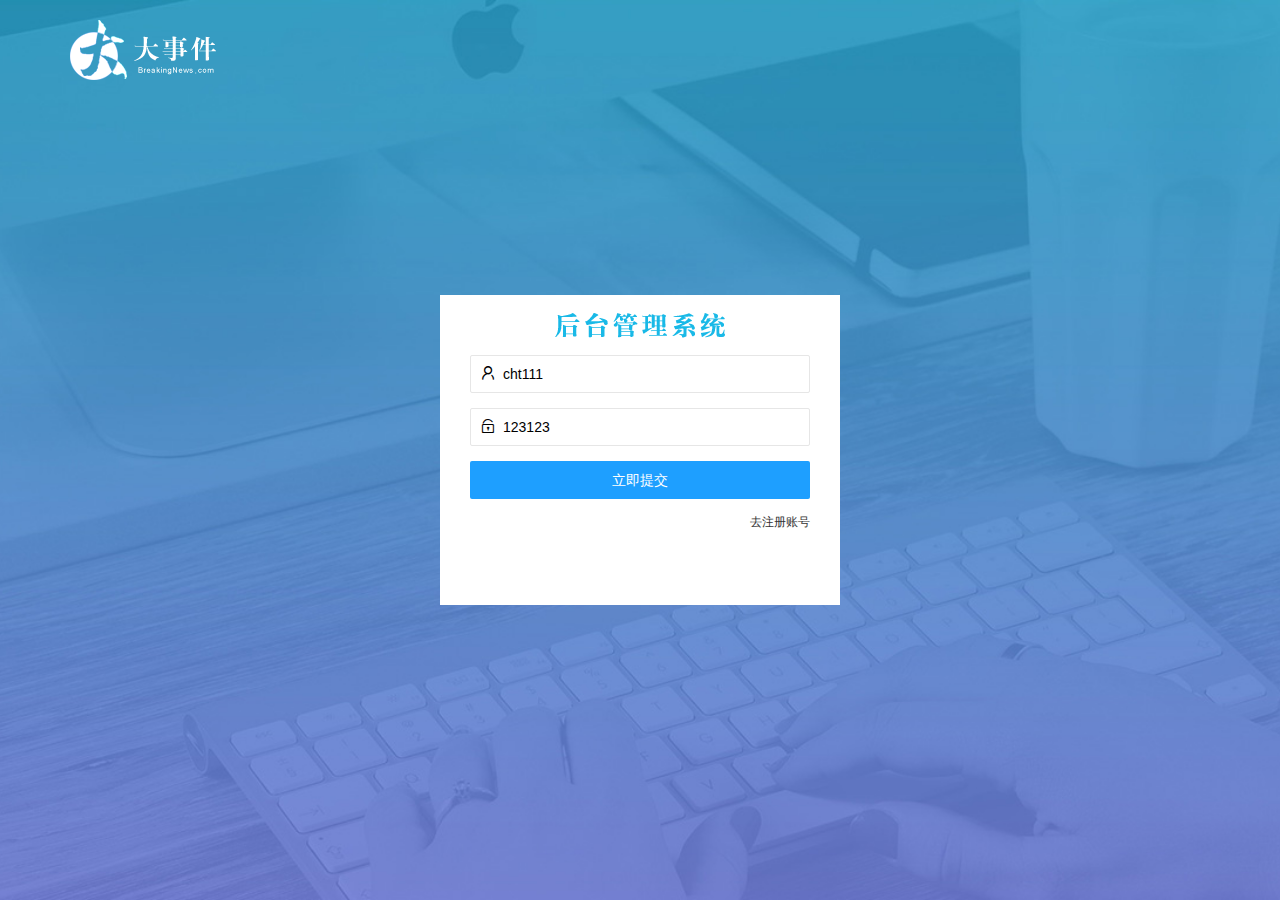
<file: login.html>
<!DOCTYPE html>
<html lang="en">
<head>
    <meta charset="UTF-8">
    <meta name="viewport" content="width=device-width, initial-scale=1.0">
    <title>大事件_登录注册</title>
    <link rel="stylesheet" href="/assets/lib/layui/css/layui.css">
    <link rel="stylesheet" href="/assets/css/login.css">
</head>
<body>
    <div class="layui-main">
        <img src="/assets/images/logo.png" alt="">
    </div>
    <div class="loginAndRedBox">
        <div class="title-box"></div>
        <!-- 登录 -->
        <div class="login-box">
            <form class="layui-form" id="form_login">
                <div class="layui-form-item">
                    <i class="layui-icon layui-icon-username"></i>   
                    <input value="cht111" type="text" name="username" required lay-verify="required" class="layui-input" placeholder="请输入标题"
                        autocomplete="off" class="layui-input">
                </div>
                <div class="layui-form-item">
                    <i class="layui-icon layui-icon-password"></i>   
                    <input type="text" value="123123" name="password" required lay-verify="required" class="layui-input"placeholder="请输入密码"
                        autocomplete="off" class="layui-input">
                </div>
                <div class="layui-form-item">
                    <button class="layui-btn layui-btn-fluid layui-btn-normal" lay-submit lay-filter="formDemo">立即提交</button>
                </div>
                <div class="layui-form-item links">
                    <a href="javascript:;" id="link_reg">去注册账号</a>
                </div>
            </form>

        </div>
        <!-- 注册 -->
        <div class="reg-box" style="display: none;">
            <form class="layui-form" id="form_reg">
                <div class="layui-form-item">
                    <i class="layui-icon layui-icon-username"></i>   
                    <input type="text" name="username" required lay-verify="required" class="layui-input" placeholder="请输入标题"
                        autocomplete="off" class="layui-input">
                </div>
                <div class="layui-form-item">
                    <i class="layui-icon layui-icon-password"></i>   
                    <input type="password" name="password" required lay-verify="required|pwd" class="layui-input"placeholder="请输入密码"
                        autocomplete="off" class="layui-input">
                </div>
                <div class="layui-form-item">
                    <i class="layui-icon layui-icon-password"></i>   
                    <input type="password" name="repassword" required lay-verify="required|pwd|repwd" class="layui-input"placeholder="请再次输入密码"
                        autocomplete="off" class="layui-input">
                </div>
                <div class="layui-form-item">
                    <button class="layui-btn layui-btn-fluid layui-btn-normal" lay-submit lay-filter="formDemo">立即注册</button>
                </div>
                <div class="layui-form-item links">
                    <a href="javascript:;" id="link_login">去登录</a>
                </div>
            </form>
        </div>
    </div>
    <script src="/assets/lib/layui/layui.all.js"></script>
    <script src="/assets/lib/jquery.js"></script>
    <script src="/assets/js/baseAPL.js"></script>
    <script src="/assets/js/login.js"></script>
</body>
</html>
</file>
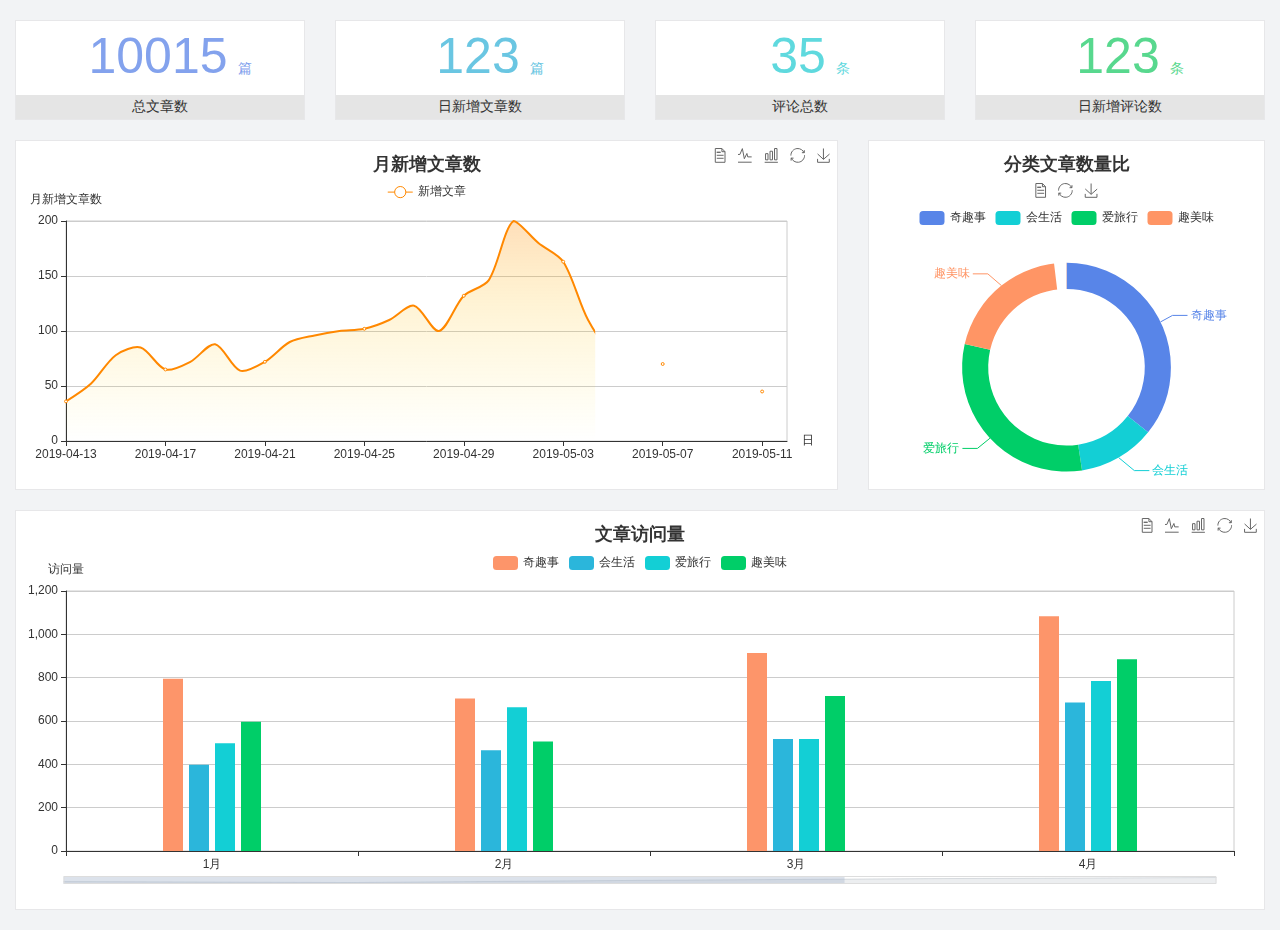
<file: home/dashboard.html>
<!DOCTYPE html>
<html lang="en">

<head>
  <meta charset="UTF-8">
  <meta name="viewport" content="width=device-width, initial-scale=1.0">
  <meta http-equiv="X-UA-Compatible" content="ie=edge">
  <title>图表统计</title>
  <link rel="stylesheet" href="../assets/lib/bootstrap.css" />
  <link rel="stylesheet" href="../assets/lib/main.css" />
  <script src="../assets/lib/jquery.js"></script>
  <script type="text/javascript" src="../assets/lib/echarts.min.js"></script>
</head>

<body>
  <div class="container-fluid">
    <div class="row spannel_list">
      <div class="col-sm-3 col-xs-6">
        <div class="spannel">
          <em>10015</em><span>篇</span>
          <b>总文章数</b>
        </div>
      </div>
      <div class="col-sm-3 col-xs-6">
        <div class="spannel scolor01">
          <em>123</em><span>篇</span>
          <b>日新增文章数</b>
        </div>
      </div>
      <div class="col-sm-3 col-xs-6">
        <div class="spannel scolor02">
          <em>35</em><span>条</span>
          <b>评论总数</b>
        </div>
      </div>
      <div class="col-sm-3 col-xs-6">
        <div class="spannel scolor03">
          <em>123</em><span>条</span>
          <b>日新增评论数</b>
        </div>
      </div>
    </div>
  </div>

  <div class="container-fluid">
    <div class="row curve-pie">
      <div class="col-lg-8 col-md-8">
        <div class="gragh_pannel" id="curve_show"></div>
      </div>
      <div class="col-lg-4 col-md-4">
        <div class="gragh_pannel" id="pie_show"></div>
      </div>
    </div>
  </div>

  <div class="container-fluid">
    <div class="column_pannel" id="column_show"></div>
  </div>

  <script>
    var oChart = echarts.init(document.getElementById('curve_show'));
    var aList_all = [
      { 'count': 36, 'date': '2019-04-13' },
      { 'count': 52, 'date': '2019-04-14' },
      { 'count': 78, 'date': '2019-04-15' },
      { 'count': 85, 'date': '2019-04-16' },
      { 'count': 65, 'date': '2019-04-17' },
      { 'count': 72, 'date': '2019-04-18' },
      { 'count': 88, 'date': '2019-04-19' },
      { 'count': 64, 'date': '2019-04-20' },
      { 'count': 72, 'date': '2019-04-21' },
      { 'count': 90, 'date': '2019-04-22' },
      { 'count': 96, 'date': '2019-04-23' },
      { 'count': 100, 'date': '2019-04-24' },
      { 'count': 102, 'date': '2019-04-25' },
      { 'count': 110, 'date': '2019-04-26' },
      { 'count': 123, 'date': '2019-04-27' },
      { 'count': 100, 'date': '2019-04-28' },
      { 'count': 132, 'date': '2019-04-29' },
      { 'count': 146, 'date': '2019-04-30' },
      { 'count': 200, 'date': '2019-05-01' },
      { 'count': 180, 'date': '2019-05-02' },
      { 'count': 163, 'date': '2019-05-03' },
      { 'count': 110, 'date': '2019-05-04' },
      { 'count': 80, 'date': '2019-05-05' },
      { 'count': 82, 'date': '2019-05-06' },
      { 'count': 70, 'date': '2019-05-07' },
      { 'count': 65, 'date': '2019-05-08' },
      { 'count': 54, 'date': '2019-05-09' },
      { 'count': 40, 'date': '2019-05-10' },
      { 'count': 45, 'date': '2019-05-11' },
      { 'count': 38, 'date': '2019-05-12' },
    ];

    let aCount = [];
    let aDate = [];

    for (var i = 0; i < aList_all.length; i++) {
      aCount.push(aList_all[i].count);
      aDate.push(aList_all[i].date);
    }

    var chartopt = {
      title: {
        text: '月新增文章数',
        left: 'center',
        top: '10'
      },
      tooltip: {
        trigger: 'axis'
      },
      legend: {
        data: ['新增文章'],
        top: '40'
      },
      toolbox: {
        show: true,
        feature: {
          mark: { show: true },
          dataView: { show: true, readOnly: false },
          magicType: { show: true, type: ['line', 'bar'] },
          restore: { show: true },
          saveAsImage: { show: true }
        }
      },
      calculable: true,
      xAxis: [
        {
          name: '日',
          type: 'category',
          boundaryGap: false,
          data: aDate
        }
      ],
      yAxis: [
        {
          name: '月新增文章数',
          type: 'value'
        }
      ],
      series: [
        {
          name: '新增文章',
          type: 'line',
          smooth: true,
          itemStyle: { normal: { areaStyle: { type: 'default' }, color: '#f80' }, lineStyle: { color: '#f80' } },
          data: aCount
        }],
      areaStyle: {
        normal: {
          color: new echarts.graphic.LinearGradient(0, 0, 0, 1, [{
            offset: 0,
            color: 'rgba(255,136,0,0.39)'
          }, {
            offset: .34,
            color: 'rgba(255,180,0,0.25)'
          }, {
            offset: 1,
            color: 'rgba(255,222,0,0.00)'
          }])

        }
      },
      grid: {
        show: true,
        x: 50,
        x2: 50,
        y: 80,
        height: 220
      }
    };

    oChart.setOption(chartopt);


    var oPie = echarts.init(document.getElementById('pie_show'));
    var oPieopt =
    {
      title: {
        top: 10,
        text: '分类文章数量比',
        x: 'center'
      },
      tooltip: {
        trigger: 'item',
        formatter: "{a} <br/>{b} : {c} ({d}%)"
      },
      color: ['#5885e8', '#13cfd5', '#00ce68', '#ff9565'],
      legend: {
        x: 'center',
        top: 65,
        data: ['奇趣事', '会生活', '爱旅行', '趣美味']
      },
      toolbox: {
        show: true,
        x: 'center',
        top: 35,
        feature: {
          mark: { show: true },
          dataView: { show: true, readOnly: false },
          magicType: {
            show: true,
            type: ['pie', 'funnel'],
            option: {
              funnel: {
                x: '25%',
                width: '50%',
                funnelAlign: 'left',
                max: 1548
              }
            }
          },
          restore: { show: true },
          saveAsImage: { show: true }
        }
      },
      calculable: true,
      series: [
        {
          name: '访问来源',
          type: 'pie',
          radius: ['45%', '60%'],
          center: ['50%', '65%'],
          data: [
            { value: 300, name: '奇趣事' },
            { value: 100, name: '会生活' },
            { value: 260, name: '爱旅行' },
            { value: 180, name: '趣美味' }
          ]
        }
      ]
    };
    oPie.setOption(oPieopt);



    var oColumn = this.echarts.init(document.getElementById('column_show'));
    var oColumnopt =
    {
      title: {
        text: '文章访问量',
        left: 'center',
        top: '10'
      },
      tooltip: {
        trigger: 'axis'
      },
      legend: {
        data: ['奇趣事', '会生活', '爱旅行', '趣美味'],
        top: '40'
      },
      toolbox: {
        show: true,
        feature: {
          mark: { show: true },
          dataView: { show: true, readOnly: false },
          magicType: { show: true, type: ['line', 'bar'] },
          restore: { show: true },
          saveAsImage: { show: true }
        }
      },
      calculable: true,
      xAxis: [
        {
          type: 'category',
          data: ['1月', '2月', '3月', '4月', '5月']
        }
      ],
      yAxis: [
        {
          name: '访问量',
          type: 'value'
        }
      ],
      series: [
        {
          name: '奇趣事',
          type: 'bar',
          barWidth: 20,
          itemStyle: {
            normal: { areaStyle: { type: 'default' }, color: '#fd956a' }
          },
          data: [800, 708, 920, 1090, 1200]
        },
        {
          name: '会生活',
          type: 'bar',
          barWidth: 20,
          itemStyle: {
            normal: { areaStyle: { type: 'default' }, color: '#2bb6db' }
          },
          data: [400, 468, 520, 690, 800]
        },
        {
          name: '爱旅行',
          type: 'bar',
          barWidth: 20,
          itemStyle: {
            normal: { areaStyle: { type: 'default' }, color: '#13cfd5' }
          },
          data: [500, 668, 520, 790, 900]
        },
        {
          name: '趣美味',
          type: 'bar',
          barWidth: 20,
          itemStyle: {
            normal: { areaStyle: { type: 'default' }, color: '#00ce68' }
          },
          data: [600, 508, 720, 890, 1000]
        }
      ],
      grid: {
        show: true,
        x: 50,
        x2: 30,
        y: 80,
        height: 260
      },
      dataZoom: [//给x轴设置滚动条
        {
          start: 0,//默认为0
          end: 100 - 1000 / 31,//默认为100
          type: 'slider',
          show: true,
          xAxisIndex: [0],
          handleSize: 0,//滑动条的 左右2个滑动条的大小
          height: 8,//组件高度
          left: 45, //左边的距离
          right: 50,//右边的距离
          bottom: 26,//右边的距离
          handleColor: '#ddd',//h滑动图标的颜色
          handleStyle: {
            borderColor: "#cacaca",
            borderWidth: "1",
            shadowBlur: 2,
            background: "#ddd",
            shadowColor: "#ddd",
          }
        }]
    };
    oColumn.setOption(oColumnopt);
  </script>
</body>

</html>
</file>
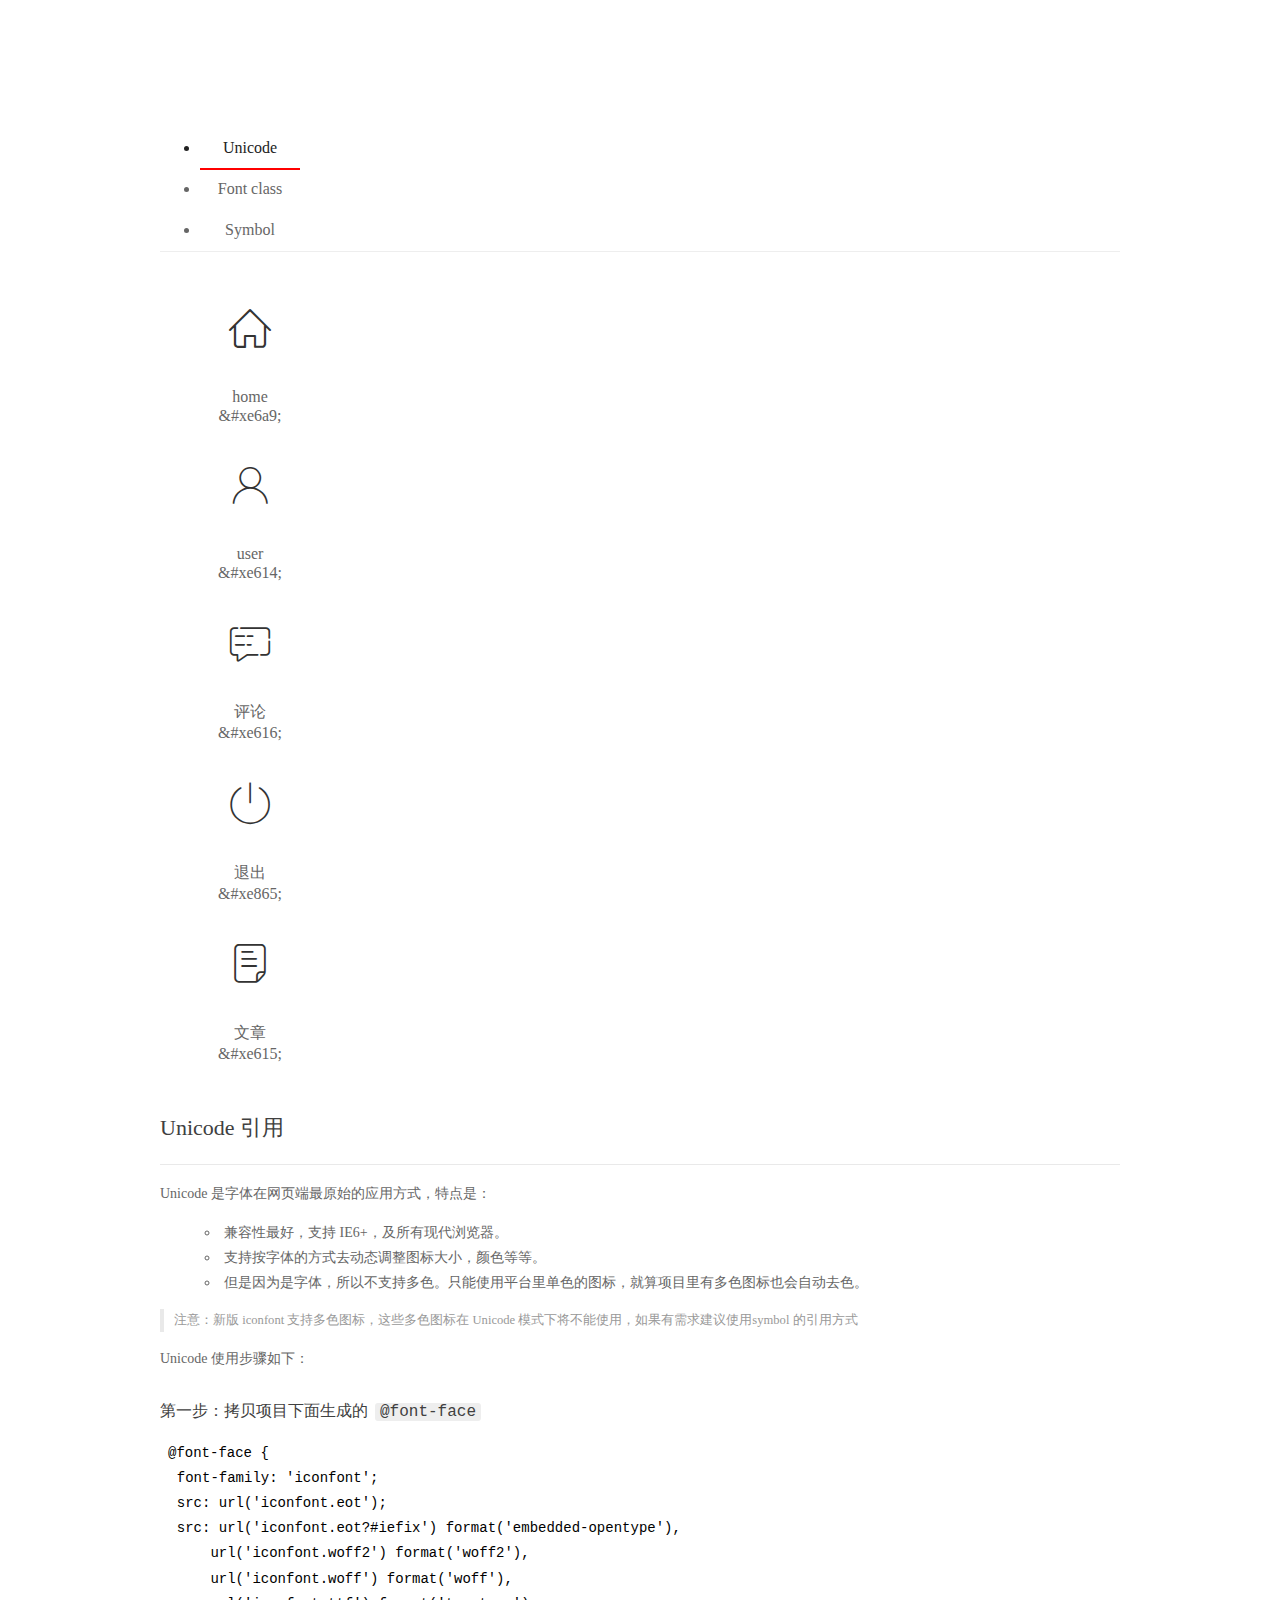
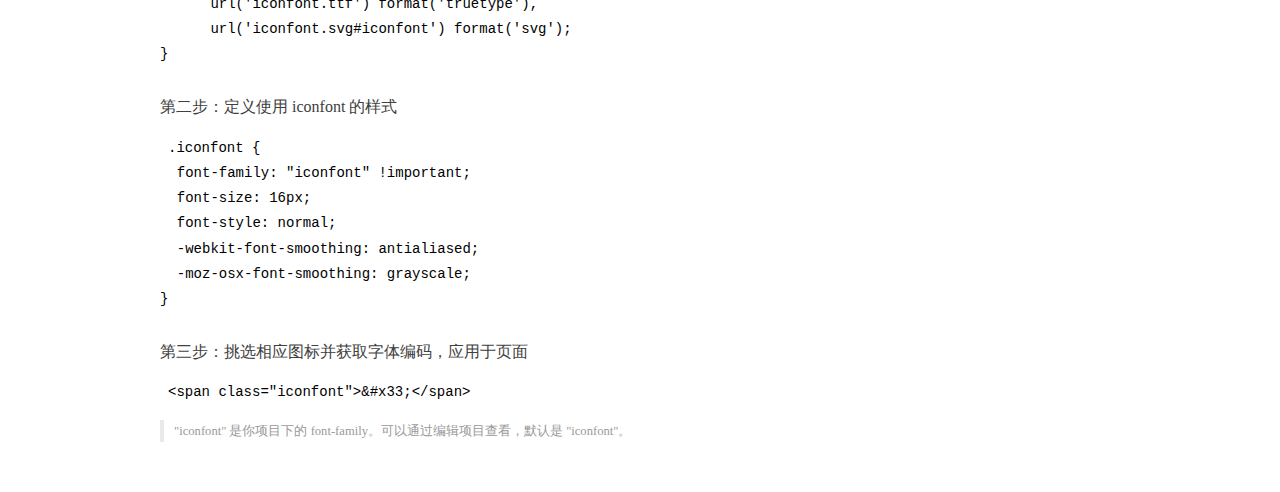
<file: assets/fonts/demo_index.html>
<!DOCTYPE html>
<html>
<head>
  <meta charset="utf-8"/>
  <title>IconFont Demo</title>
  <link rel="shortcut icon" href="https://gtms04.alicdn.com/tps/i4/TB1_oz6GVXXXXaFXpXXJDFnIXXX-64-64.ico" type="image/x-icon"/>
  <link rel="stylesheet" href="https://g.alicdn.com/thx/cube/1.3.2/cube.min.css">
  <link rel="stylesheet" href="demo.css">
  <link rel="stylesheet" href="iconfont.css">
  <script src="iconfont.js"></script>
  <!-- jQuery -->
  <script src="https://a1.alicdn.com/oss/uploads/2018/12/26/7bfddb60-08e8-11e9-9b04-53e73bb6408b.js"></script>
  <!-- 代码高亮 -->
  <script src="https://a1.alicdn.com/oss/uploads/2018/12/26/a3f714d0-08e6-11e9-8a15-ebf944d7534c.js"></script>
</head>
<body>
  <div class="main">
    <h1 class="logo"><a href="https://www.iconfont.cn/" title="iconfont 首页" target="_blank">&#xe86b;</a></h1>
    <div class="nav-tabs">
      <ul id="tabs" class="dib-box">
        <li class="dib active"><span>Unicode</span></li>
        <li class="dib"><span>Font class</span></li>
        <li class="dib"><span>Symbol</span></li>
      </ul>
      
    </div>
    <div class="tab-container">
      <div class="content unicode" style="display: block;">
          <ul class="icon_lists dib-box">
          
            <li class="dib">
              <span class="icon iconfont">&#xe6a9;</span>
                <div class="name">home</div>
                <div class="code-name">&amp;#xe6a9;</div>
              </li>
          
            <li class="dib">
              <span class="icon iconfont">&#xe614;</span>
                <div class="name">user</div>
                <div class="code-name">&amp;#xe614;</div>
              </li>
          
            <li class="dib">
              <span class="icon iconfont">&#xe616;</span>
                <div class="name">评论</div>
                <div class="code-name">&amp;#xe616;</div>
              </li>
          
            <li class="dib">
              <span class="icon iconfont">&#xe865;</span>
                <div class="name">退出</div>
                <div class="code-name">&amp;#xe865;</div>
              </li>
          
            <li class="dib">
              <span class="icon iconfont">&#xe615;</span>
                <div class="name">文章</div>
                <div class="code-name">&amp;#xe615;</div>
              </li>
          
          </ul>
          <div class="article markdown">
          <h2 id="unicode-">Unicode 引用</h2>
          <hr>

          <p>Unicode 是字体在网页端最原始的应用方式，特点是：</p>
          <ul>
            <li>兼容性最好，支持 IE6+，及所有现代浏览器。</li>
            <li>支持按字体的方式去动态调整图标大小，颜色等等。</li>
            <li>但是因为是字体，所以不支持多色。只能使用平台里单色的图标，就算项目里有多色图标也会自动去色。</li>
          </ul>
          <blockquote>
            <p>注意：新版 iconfont 支持多色图标，这些多色图标在 Unicode 模式下将不能使用，如果有需求建议使用symbol 的引用方式</p>
          </blockquote>
          <p>Unicode 使用步骤如下：</p>
          <h3 id="-font-face">第一步：拷贝项目下面生成的 <code>@font-face</code></h3>
<pre><code class="language-css"
>@font-face {
  font-family: 'iconfont';
  src: url('iconfont.eot');
  src: url('iconfont.eot?#iefix') format('embedded-opentype'),
      url('iconfont.woff2') format('woff2'),
      url('iconfont.woff') format('woff'),
      url('iconfont.ttf') format('truetype'),
      url('iconfont.svg#iconfont') format('svg');
}
</code></pre>
          <h3 id="-iconfont-">第二步：定义使用 iconfont 的样式</h3>
<pre><code class="language-css"
>.iconfont {
  font-family: "iconfont" !important;
  font-size: 16px;
  font-style: normal;
  -webkit-font-smoothing: antialiased;
  -moz-osx-font-smoothing: grayscale;
}
</code></pre>
          <h3 id="-">第三步：挑选相应图标并获取字体编码，应用于页面</h3>
<pre>
<code class="language-html"
>&lt;span class="iconfont"&gt;&amp;#x33;&lt;/span&gt;
</code></pre>
          <blockquote>
            <p>"iconfont" 是你项目下的 font-family。可以通过编辑项目查看，默认是 "iconfont"。</p>
          </blockquote>
          </div>
      </div>
      <div class="content font-class">
        <ul class="icon_lists dib-box">
          
          <li class="dib">
            <span class="icon iconfont icon-home"></span>
            <div class="name">
              home
            </div>
            <div class="code-name">.icon-home
            </div>
          </li>
          
          <li class="dib">
            <span class="icon iconfont icon-user"></span>
            <div class="name">
              user
            </div>
            <div class="code-name">.icon-user
            </div>
          </li>
          
          <li class="dib">
            <span class="icon iconfont icon-pinglun"></span>
            <div class="name">
              评论
            </div>
            <div class="code-name">.icon-pinglun
            </div>
          </li>
          
          <li class="dib">
            <span class="icon iconfont icon-tuichu"></span>
            <div class="name">
              退出
            </div>
            <div class="code-name">.icon-tuichu
            </div>
          </li>
          
          <li class="dib">
            <span class="icon iconfont icon-16"></span>
            <div class="name">
              文章
            </div>
            <div class="code-name">.icon-16
            </div>
          </li>
          
        </ul>
        <div class="article markdown">
        <h2 id="font-class-">font-class 引用</h2>
        <hr>

        <p>font-class 是 Unicode 使用方式的一种变种，主要是解决 Unicode 书写不直观，语意不明确的问题。</p>
        <p>与 Unicode 使用方式相比，具有如下特点：</p>
        <ul>
          <li>兼容性良好，支持 IE8+，及所有现代浏览器。</li>
          <li>相比于 Unicode 语意明确，书写更直观。可以很容易分辨这个 icon 是什么。</li>
          <li>因为使用 class 来定义图标，所以当要替换图标时，只需要修改 class 里面的 Unicode 引用。</li>
          <li>不过因为本质上还是使用的字体，所以多色图标还是不支持的。</li>
        </ul>
        <p>使用步骤如下：</p>
        <h3 id="-fontclass-">第一步：引入项目下面生成的 fontclass 代码：</h3>
<pre><code class="language-html">&lt;link rel="stylesheet" href="./iconfont.css"&gt;
</code></pre>
        <h3 id="-">第二步：挑选相应图标并获取类名，应用于页面：</h3>
<pre><code class="language-html">&lt;span class="iconfont icon-xxx"&gt;&lt;/span&gt;
</code></pre>
        <blockquote>
          <p>"
            iconfont" 是你项目下的 font-family。可以通过编辑项目查看，默认是 "iconfont"。</p>
        </blockquote>
      </div>
      </div>
      <div class="content symbol">
          <ul class="icon_lists dib-box">
          
            <li class="dib">
                <svg class="icon svg-icon" aria-hidden="true">
                  <use xlink:href="#icon-home"></use>
                </svg>
                <div class="name">home</div>
                <div class="code-name">#icon-home</div>
            </li>
          
            <li class="dib">
                <svg class="icon svg-icon" aria-hidden="true">
                  <use xlink:href="#icon-user"></use>
                </svg>
                <div class="name">user</div>
                <div class="code-name">#icon-user</div>
            </li>
          
            <li class="dib">
                <svg class="icon svg-icon" aria-hidden="true">
                  <use xlink:href="#icon-pinglun"></use>
                </svg>
                <div class="name">评论</div>
                <div class="code-name">#icon-pinglun</div>
            </li>
          
            <li class="dib">
                <svg class="icon svg-icon" aria-hidden="true">
                  <use xlink:href="#icon-tuichu"></use>
                </svg>
                <div class="name">退出</div>
                <div class="code-name">#icon-tuichu</div>
            </li>
          
            <li class="dib">
                <svg class="icon svg-icon" aria-hidden="true">
                  <use xlink:href="#icon-16"></use>
                </svg>
                <div class="name">文章</div>
                <div class="code-name">#icon-16</div>
            </li>
          
          </ul>
          <div class="article markdown">
          <h2 id="symbol-">Symbol 引用</h2>
          <hr>

          <p>这是一种全新的使用方式，应该说这才是未来的主流，也是平台目前推荐的用法。相关介绍可以参考这篇<a href="">文章</a>
            这种用法其实是做了一个 SVG 的集合，与另外两种相比具有如下特点：</p>
          <ul>
            <li>支持多色图标了，不再受单色限制。</li>
            <li>通过一些技巧，支持像字体那样，通过 <code>font-size</code>, <code>color</code> 来调整样式。</li>
            <li>兼容性较差，支持 IE9+，及现代浏览器。</li>
            <li>浏览器渲染 SVG 的性能一般，还不如 png。</li>
          </ul>
          <p>使用步骤如下：</p>
          <h3 id="-symbol-">第一步：引入项目下面生成的 symbol 代码：</h3>
<pre><code class="language-html">&lt;script src="./iconfont.js"&gt;&lt;/script&gt;
</code></pre>
          <h3 id="-css-">第二步：加入通用 CSS 代码（引入一次就行）：</h3>
<pre><code class="language-html">&lt;style&gt;
.icon {
  width: 1em;
  height: 1em;
  vertical-align: -0.15em;
  fill: currentColor;
  overflow: hidden;
}
&lt;/style&gt;
</code></pre>
          <h3 id="-">第三步：挑选相应图标并获取类名，应用于页面：</h3>
<pre><code class="language-html">&lt;svg class="icon" aria-hidden="true"&gt;
  &lt;use xlink:href="#icon-xxx"&gt;&lt;/use&gt;
&lt;/svg&gt;
</code></pre>
          </div>
      </div>

    </div>
  </div>
  <script>
  $(document).ready(function () {
      $('.tab-container .content:first').show()

      $('#tabs li').click(function (e) {
        var tabContent = $('.tab-container .content')
        var index = $(this).index()

        if ($(this).hasClass('active')) {
          return
        } else {
          $('#tabs li').removeClass('active')
          $(this).addClass('active')

          tabContent.hide().eq(index).fadeIn()
        }
      })
    })
  </script>
</body>
</html>
</file>
<file: assets/lib/layui/css/layui.css>
/** layui-v2.5.5 MIT License By https://www.layui.com */
 .layui-inline,img{display:inline-block;vertical-align:middle}h1,h2,h3,h4,h5,h6{font-weight:400}.layui-edge,.layui-header,.layui-inline,.layui-main{position:relative}.layui-body,.layui-edge,.layui-elip{overflow:hidden}.layui-btn,.layui-edge,.layui-inline,img{vertical-align:middle}.layui-btn,.layui-disabled,.layui-icon,.layui-unselect{-moz-user-select:none;-webkit-user-select:none;-ms-user-select:none}.layui-elip,.layui-form-checkbox span,.layui-form-pane .layui-form-label{text-overflow:ellipsis;white-space:nowrap}.layui-breadcrumb,.layui-tree-btnGroup{visibility:hidden}blockquote,body,button,dd,div,dl,dt,form,h1,h2,h3,h4,h5,h6,input,li,ol,p,pre,td,textarea,th,ul{margin:0;padding:0;-webkit-tap-highlight-color:rgba(0,0,0,0)}a:active,a:hover{outline:0}img{border:none}li{list-style:none}table{border-collapse:collapse;border-spacing:0}h4,h5,h6{font-size:100%}button,input,optgroup,option,select,textarea{font-family:inherit;font-size:inherit;font-style:inherit;font-weight:inherit;outline:0}pre{white-space:pre-wrap;white-space:-moz-pre-wrap;white-space:-pre-wrap;white-space:-o-pre-wrap;word-wrap:break-word}body{line-height:24px;font:14px Helvetica Neue,Helvetica,PingFang SC,Tahoma,Arial,sans-serif}hr{height:1px;margin:10px 0;border:0;clear:both}a{color:#333;text-decoration:none}a:hover{color:#777}a cite{font-style:normal;*cursor:pointer}.layui-border-box,.layui-border-box *{box-sizing:border-box}.layui-box,.layui-box *{box-sizing:content-box}.layui-clear{clear:both;*zoom:1}.layui-clear:after{content:'\20';clear:both;*zoom:1;display:block;height:0}.layui-inline{*display:inline;*zoom:1}.layui-edge{display:inline-block;width:0;height:0;border-width:6px;border-style:dashed;border-color:transparent}.layui-edge-top{top:-4px;border-bottom-color:#999;border-bottom-style:solid}.layui-edge-right{border-left-color:#999;border-left-style:solid}.layui-edge-bottom{top:2px;border-top-color:#999;border-top-style:solid}.layui-edge-left{border-right-color:#999;border-right-style:solid}.layui-disabled,.layui-disabled:hover{color:#d2d2d2!important;cursor:not-allowed!important}.layui-circle{border-radius:100%}.layui-show{display:block!important}.layui-hide{display:none!important}@font-face{font-family:layui-icon;src:url(../font/iconfont.eot?v=250);src:url(../font/iconfont.eot?v=250#iefix) format('embedded-opentype'),url(../font/iconfont.woff2?v=250) format('woff2'),url(../font/iconfont.woff?v=250) format('woff'),url(../font/iconfont.ttf?v=250) format('truetype'),url(../font/iconfont.svg?v=250#layui-icon) format('svg')}.layui-icon{font-family:layui-icon!important;font-size:16px;font-style:normal;-webkit-font-smoothing:antialiased;-moz-osx-font-smoothing:grayscale}.layui-icon-reply-fill:before{content:"\e611"}.layui-icon-set-fill:before{content:"\e614"}.layui-icon-menu-fill:before{content:"\e60f"}.layui-icon-search:before{content:"\e615"}.layui-icon-share:before{content:"\e641"}.layui-icon-set-sm:before{content:"\e620"}.layui-icon-engine:before{content:"\e628"}.layui-icon-close:before{content:"\1006"}.layui-icon-close-fill:before{content:"\1007"}.layui-icon-chart-screen:before{content:"\e629"}.layui-icon-star:before{content:"\e600"}.layui-icon-circle-dot:before{content:"\e617"}.layui-icon-chat:before{content:"\e606"}.layui-icon-release:before{content:"\e609"}.layui-icon-list:before{content:"\e60a"}.layui-icon-chart:before{content:"\e62c"}.layui-icon-ok-circle:before{content:"\1005"}.layui-icon-layim-theme:before{content:"\e61b"}.layui-icon-table:before{content:"\e62d"}.layui-icon-right:before{content:"\e602"}.layui-icon-left:before{content:"\e603"}.layui-icon-cart-simple:before{content:"\e698"}.layui-icon-face-cry:before{content:"\e69c"}.layui-icon-face-smile:before{content:"\e6af"}.layui-icon-survey:before{content:"\e6b2"}.layui-icon-tree:before{content:"\e62e"}.layui-icon-upload-circle:before{content:"\e62f"}.layui-icon-add-circle:before{content:"\e61f"}.layui-icon-download-circle:before{content:"\e601"}.layui-icon-templeate-1:before{content:"\e630"}.layui-icon-util:before{content:"\e631"}.layui-icon-face-surprised:before{content:"\e664"}.layui-icon-edit:before{content:"\e642"}.layui-icon-speaker:before{content:"\e645"}.layui-icon-down:before{content:"\e61a"}.layui-icon-file:before{content:"\e621"}.layui-icon-layouts:before{content:"\e632"}.layui-icon-rate-half:before{content:"\e6c9"}.layui-icon-add-circle-fine:before{content:"\e608"}.layui-icon-prev-circle:before{content:"\e633"}.layui-icon-read:before{content:"\e705"}.layui-icon-404:before{content:"\e61c"}.layui-icon-carousel:before{content:"\e634"}.layui-icon-help:before{content:"\e607"}.layui-icon-code-circle:before{content:"\e635"}.layui-icon-water:before{content:"\e636"}.layui-icon-username:before{content:"\e66f"}.layui-icon-find-fill:before{content:"\e670"}.layui-icon-about:before{content:"\e60b"}.layui-icon-location:before{content:"\e715"}.layui-icon-up:before{content:"\e619"}.layui-icon-pause:before{content:"\e651"}.layui-icon-date:before{content:"\e637"}.layui-icon-layim-uploadfile:before{content:"\e61d"}.layui-icon-delete:before{content:"\e640"}.layui-icon-play:before{content:"\e652"}.layui-icon-top:before{content:"\e604"}.layui-icon-friends:before{content:"\e612"}.layui-icon-refresh-3:before{content:"\e9aa"}.layui-icon-ok:before{content:"\e605"}.layui-icon-layer:before{content:"\e638"}.layui-icon-face-smile-fine:before{content:"\e60c"}.layui-icon-dollar:before{content:"\e659"}.layui-icon-group:before{content:"\e613"}.layui-icon-layim-download:before{content:"\e61e"}.layui-icon-picture-fine:before{content:"\e60d"}.layui-icon-link:before{content:"\e64c"}.layui-icon-diamond:before{content:"\e735"}.layui-icon-log:before{content:"\e60e"}.layui-icon-rate-solid:before{content:"\e67a"}.layui-icon-fonts-del:before{content:"\e64f"}.layui-icon-unlink:before{content:"\e64d"}.layui-icon-fonts-clear:before{content:"\e639"}.layui-icon-triangle-r:before{content:"\e623"}.layui-icon-circle:before{content:"\e63f"}.layui-icon-radio:before{content:"\e643"}.layui-icon-align-center:before{content:"\e647"}.layui-icon-align-right:before{content:"\e648"}.layui-icon-align-left:before{content:"\e649"}.layui-icon-loading-1:before{content:"\e63e"}.layui-icon-return:before{content:"\e65c"}.layui-icon-fonts-strong:before{content:"\e62b"}.layui-icon-upload:before{content:"\e67c"}.layui-icon-dialogue:before{content:"\e63a"}.layui-icon-video:before{content:"\e6ed"}.layui-icon-headset:before{content:"\e6fc"}.layui-icon-cellphone-fine:before{content:"\e63b"}.layui-icon-add-1:before{content:"\e654"}.layui-icon-face-smile-b:before{content:"\e650"}.layui-icon-fonts-html:before{content:"\e64b"}.layui-icon-form:before{content:"\e63c"}.layui-icon-cart:before{content:"\e657"}.layui-icon-camera-fill:before{content:"\e65d"}.layui-icon-tabs:before{content:"\e62a"}.layui-icon-fonts-code:before{content:"\e64e"}.layui-icon-fire:before{content:"\e756"}.layui-icon-set:before{content:"\e716"}.layui-icon-fonts-u:before{content:"\e646"}.layui-icon-triangle-d:before{content:"\e625"}.layui-icon-tips:before{content:"\e702"}.layui-icon-picture:before{content:"\e64a"}.layui-icon-more-vertical:before{content:"\e671"}.layui-icon-flag:before{content:"\e66c"}.layui-icon-loading:before{content:"\e63d"}.layui-icon-fonts-i:before{content:"\e644"}.layui-icon-refresh-1:before{content:"\e666"}.layui-icon-rmb:before{content:"\e65e"}.layui-icon-home:before{content:"\e68e"}.layui-icon-user:before{content:"\e770"}.layui-icon-notice:before{content:"\e667"}.layui-icon-login-weibo:before{content:"\e675"}.layui-icon-voice:before{content:"\e688"}.layui-icon-upload-drag:before{content:"\e681"}.layui-icon-login-qq:before{content:"\e676"}.layui-icon-snowflake:before{content:"\e6b1"}.layui-icon-file-b:before{content:"\e655"}.layui-icon-template:before{content:"\e663"}.layui-icon-auz:before{content:"\e672"}.layui-icon-console:before{content:"\e665"}.layui-icon-app:before{content:"\e653"}.layui-icon-prev:before{content:"\e65a"}.layui-icon-website:before{content:"\e7ae"}.layui-icon-next:before{content:"\e65b"}.layui-icon-component:before{content:"\e857"}.layui-icon-more:before{content:"\e65f"}.layui-icon-login-wechat:before{content:"\e677"}.layui-icon-shrink-right:before{content:"\e668"}.layui-icon-spread-left:before{content:"\e66b"}.layui-icon-camera:before{content:"\e660"}.layui-icon-note:before{content:"\e66e"}.layui-icon-refresh:before{content:"\e669"}.layui-icon-female:before{content:"\e661"}.layui-icon-male:before{content:"\e662"}.layui-icon-password:before{content:"\e673"}.layui-icon-senior:before{content:"\e674"}.layui-icon-theme:before{content:"\e66a"}.layui-icon-tread:before{content:"\e6c5"}.layui-icon-praise:before{content:"\e6c6"}.layui-icon-star-fill:before{content:"\e658"}.layui-icon-rate:before{content:"\e67b"}.layui-icon-template-1:before{content:"\e656"}.layui-icon-vercode:before{content:"\e679"}.layui-icon-cellphone:before{content:"\e678"}.layui-icon-screen-full:before{content:"\e622"}.layui-icon-screen-restore:before{content:"\e758"}.layui-icon-cols:before{content:"\e610"}.layui-icon-export:before{content:"\e67d"}.layui-icon-print:before{content:"\e66d"}.layui-icon-slider:before{content:"\e714"}.layui-icon-addition:before{content:"\e624"}.layui-icon-subtraction:before{content:"\e67e"}.layui-icon-service:before{content:"\e626"}.layui-icon-transfer:before{content:"\e691"}.layui-main{width:1140px;margin:0 auto}.layui-header{z-index:1000;height:60px}.layui-header a:hover{transition:all .5s;-webkit-transition:all .5s}.layui-side{position:fixed;left:0;top:0;bottom:0;z-index:999;width:200px;overflow-x:hidden}.layui-side-scroll{position:relative;width:220px;height:100%;overflow-x:hidden}.layui-body{position:absolute;left:200px;right:0;top:0;bottom:0;z-index:998;width:auto;overflow-y:auto;box-sizing:border-box}.layui-layout-body{overflow:hidden}.layui-layout-admin .layui-header{background-color:#23262E}.layui-layout-admin .layui-side{top:60px;width:200px;overflow-x:hidden}.layui-layout-admin .layui-body{position:fixed;top:60px;bottom:44px}.layui-layout-admin .layui-main{width:auto;margin:0 15px}.layui-layout-admin .layui-footer{position:fixed;left:200px;right:0;bottom:0;height:44px;line-height:44px;padding:0 15px;background-color:#eee}.layui-layout-admin .layui-logo{position:absolute;left:0;top:0;width:200px;height:100%;line-height:60px;text-align:center;color:#009688;font-size:16px}.layui-layout-admin .layui-header .layui-nav{background:0 0}.layui-layout-left{position:absolute!important;left:200px;top:0}.layui-layout-right{position:absolute!important;right:0;top:0}.layui-container{position:relative;margin:0 auto;padding:0 15px;box-sizing:border-box}.layui-fluid{position:relative;margin:0 auto;padding:0 15px}.layui-row:after,.layui-row:before{content:'';display:block;clear:both}.layui-col-lg1,.layui-col-lg10,.layui-col-lg11,.layui-col-lg12,.layui-col-lg2,.layui-col-lg3,.layui-col-lg4,.layui-col-lg5,.layui-col-lg6,.layui-col-lg7,.layui-col-lg8,.layui-col-lg9,.layui-col-md1,.layui-col-md10,.layui-col-md11,.layui-col-md12,.layui-col-md2,.layui-col-md3,.layui-col-md4,.layui-col-md5,.layui-col-md6,.layui-col-md7,.layui-col-md8,.layui-col-md9,.layui-col-sm1,.layui-col-sm10,.layui-col-sm11,.layui-col-sm12,.layui-col-sm2,.layui-col-sm3,.layui-col-sm4,.layui-col-sm5,.layui-col-sm6,.layui-col-sm7,.layui-col-sm8,.layui-col-sm9,.layui-col-xs1,.layui-col-xs10,.layui-col-xs11,.layui-col-xs12,.layui-col-xs2,.layui-col-xs3,.layui-col-xs4,.layui-col-xs5,.layui-col-xs6,.layui-col-xs7,.layui-col-xs8,.layui-col-xs9{position:relative;display:block;box-sizing:border-box}.layui-col-xs1,.layui-col-xs10,.layui-col-xs11,.layui-col-xs12,.layui-col-xs2,.layui-col-xs3,.layui-col-xs4,.layui-col-xs5,.layui-col-xs6,.layui-col-xs7,.layui-col-xs8,.layui-col-xs9{float:left}.layui-col-xs1{width:8.33333333%}.layui-col-xs2{width:16.66666667%}.layui-col-xs3{width:25%}.layui-col-xs4{width:33.33333333%}.layui-col-xs5{width:41.66666667%}.layui-col-xs6{width:50%}.layui-col-xs7{width:58.33333333%}.layui-col-xs8{width:66.66666667%}.layui-col-xs9{width:75%}.layui-col-xs10{width:83.33333333%}.layui-col-xs11{width:91.66666667%}.layui-col-xs12{width:100%}.layui-col-xs-offset1{margin-left:8.33333333%}.layui-col-xs-offset2{margin-left:16.66666667%}.layui-col-xs-offset3{margin-left:25%}.layui-col-xs-offset4{margin-left:33.33333333%}.layui-col-xs-offset5{margin-left:41.66666667%}.layui-col-xs-offset6{margin-left:50%}.layui-col-xs-offset7{margin-left:58.33333333%}.layui-col-xs-offset8{margin-left:66.66666667%}.layui-col-xs-offset9{margin-left:75%}.layui-col-xs-offset10{margin-left:83.33333333%}.layui-col-xs-offset11{margin-left:91.66666667%}.layui-col-xs-offset12{margin-left:100%}@media screen and (max-width:768px){.layui-hide-xs{display:none!important}.layui-show-xs-block{display:block!important}.layui-show-xs-inline{display:inline!important}.layui-show-xs-inline-block{display:inline-block!important}}@media screen and (min-width:768px){.layui-container{width:750px}.layui-hide-sm{display:none!important}.layui-show-sm-block{display:block!important}.layui-show-sm-inline{display:inline!important}.layui-show-sm-inline-block{display:inline-block!important}.layui-col-sm1,.layui-col-sm10,.layui-col-sm11,.layui-col-sm12,.layui-col-sm2,.layui-col-sm3,.layui-col-sm4,.layui-col-sm5,.layui-col-sm6,.layui-col-sm7,.layui-col-sm8,.layui-col-sm9{float:left}.layui-col-sm1{width:8.33333333%}.layui-col-sm2{width:16.66666667%}.layui-col-sm3{width:25%}.layui-col-sm4{width:33.33333333%}.layui-col-sm5{width:41.66666667%}.layui-col-sm6{width:50%}.layui-col-sm7{width:58.33333333%}.layui-col-sm8{width:66.66666667%}.layui-col-sm9{width:75%}.layui-col-sm10{width:83.33333333%}.layui-col-sm11{width:91.66666667%}.layui-col-sm12{width:100%}.layui-col-sm-offset1{margin-left:8.33333333%}.layui-col-sm-offset2{margin-left:16.66666667%}.layui-col-sm-offset3{margin-left:25%}.layui-col-sm-offset4{margin-left:33.33333333%}.layui-col-sm-offset5{margin-left:41.66666667%}.layui-col-sm-offset6{margin-left:50%}.layui-col-sm-offset7{margin-left:58.33333333%}.layui-col-sm-offset8{margin-left:66.66666667%}.layui-col-sm-offset9{margin-left:75%}.layui-col-sm-offset10{margin-left:83.33333333%}.layui-col-sm-offset11{margin-left:91.66666667%}.layui-col-sm-offset12{margin-left:100%}}@media screen and (min-width:992px){.layui-container{width:970px}.layui-hide-md{display:none!important}.layui-show-md-block{display:block!important}.layui-show-md-inline{display:inline!important}.layui-show-md-inline-block{display:inline-block!important}.layui-col-md1,.layui-col-md10,.layui-col-md11,.layui-col-md12,.layui-col-md2,.layui-col-md3,.layui-col-md4,.layui-col-md5,.layui-col-md6,.layui-col-md7,.layui-col-md8,.layui-col-md9{float:left}.layui-col-md1{width:8.33333333%}.layui-col-md2{width:16.66666667%}.layui-col-md3{width:25%}.layui-col-md4{width:33.33333333%}.layui-col-md5{width:41.66666667%}.layui-col-md6{width:50%}.layui-col-md7{width:58.33333333%}.layui-col-md8{width:66.66666667%}.layui-col-md9{width:75%}.layui-col-md10{width:83.33333333%}.layui-col-md11{width:91.66666667%}.layui-col-md12{width:100%}.layui-col-md-offset1{margin-left:8.33333333%}.layui-col-md-offset2{margin-left:16.66666667%}.layui-col-md-offset3{margin-left:25%}.layui-col-md-offset4{margin-left:33.33333333%}.layui-col-md-offset5{margin-left:41.66666667%}.layui-col-md-offset6{margin-left:50%}.layui-col-md-offset7{margin-left:58.33333333%}.layui-col-md-offset8{margin-left:66.66666667%}.layui-col-md-offset9{margin-left:75%}.layui-col-md-offset10{margin-left:83.33333333%}.layui-col-md-offset11{margin-left:91.66666667%}.layui-col-md-offset12{margin-left:100%}}@media screen and (min-width:1200px){.layui-container{width:1170px}.layui-hide-lg{display:none!important}.layui-show-lg-block{display:block!important}.layui-show-lg-inline{display:inline!important}.layui-show-lg-inline-block{display:inline-block!important}.layui-col-lg1,.layui-col-lg10,.layui-col-lg11,.layui-col-lg12,.layui-col-lg2,.layui-col-lg3,.layui-col-lg4,.layui-col-lg5,.layui-col-lg6,.layui-col-lg7,.layui-col-lg8,.layui-col-lg9{float:left}.layui-col-lg1{width:8.33333333%}.layui-col-lg2{width:16.66666667%}.layui-col-lg3{width:25%}.layui-col-lg4{width:33.33333333%}.layui-col-lg5{width:41.66666667%}.layui-col-lg6{width:50%}.layui-col-lg7{width:58.33333333%}.layui-col-lg8{width:66.66666667%}.layui-col-lg9{width:75%}.layui-col-lg10{width:83.33333333%}.layui-col-lg11{width:91.66666667%}.layui-col-lg12{width:100%}.layui-col-lg-offset1{margin-left:8.33333333%}.layui-col-lg-offset2{margin-left:16.66666667%}.layui-col-lg-offset3{margin-left:25%}.layui-col-lg-offset4{margin-left:33.33333333%}.layui-col-lg-offset5{margin-left:41.66666667%}.layui-col-lg-offset6{margin-left:50%}.layui-col-lg-offset7{margin-left:58.33333333%}.layui-col-lg-offset8{margin-left:66.66666667%}.layui-col-lg-offset9{margin-left:75%}.layui-col-lg-offset10{margin-left:83.33333333%}.layui-col-lg-offset11{margin-left:91.66666667%}.layui-col-lg-offset12{margin-left:100%}}.layui-col-space1{margin:-.5px}.layui-col-space1>*{padding:.5px}.layui-col-space3{margin:-1.5px}.layui-col-space3>*{padding:1.5px}.layui-col-space5{margin:-2.5px}.layui-col-space5>*{padding:2.5px}.layui-col-space8{margin:-3.5px}.layui-col-space8>*{padding:3.5px}.layui-col-space10{margin:-5px}.layui-col-space10>*{padding:5px}.layui-col-space12{margin:-6px}.layui-col-space12>*{padding:6px}.layui-col-space15{margin:-7.5px}.layui-col-space15>*{padding:7.5px}.layui-col-space18{margin:-9px}.layui-col-space18>*{padding:9px}.layui-col-space20{margin:-10px}.layui-col-space20>*{padding:10px}.layui-col-space22{margin:-11px}.layui-col-space22>*{padding:11px}.layui-col-space25{margin:-12.5px}.layui-col-space25>*{padding:12.5px}.layui-col-space30{margin:-15px}.layui-col-space30>*{padding:15px}.layui-btn,.layui-input,.layui-select,.layui-textarea,.layui-upload-button{outline:0;-webkit-appearance:none;transition:all .3s;-webkit-transition:all .3s;box-sizing:border-box}.layui-elem-quote{margin-bottom:10px;padding:15px;line-height:22px;border-left:5px solid #009688;border-radius:0 2px 2px 0;background-color:#f2f2f2}.layui-quote-nm{border-style:solid;border-width:1px 1px 1px 5px;background:0 0}.layui-elem-field{margin-bottom:10px;padding:0;border-width:1px;border-style:solid}.layui-elem-field legend{margin-left:20px;padding:0 10px;font-size:20px;font-weight:300}.layui-field-title{margin:10px 0 20px;border-width:1px 0 0}.layui-field-box{padding:10px 15px}.layui-field-title .layui-field-box{padding:10px 0}.layui-progress{position:relative;height:6px;border-radius:20px;background-color:#e2e2e2}.layui-progress-bar{position:absolute;left:0;top:0;width:0;max-width:100%;height:6px;border-radius:20px;text-align:right;background-color:#5FB878;transition:all .3s;-webkit-transition:all .3s}.layui-progress-big,.layui-progress-big .layui-progress-bar{height:18px;line-height:18px}.layui-progress-text{position:relative;top:-20px;line-height:18px;font-size:12px;color:#666}.layui-progress-big .layui-progress-text{position:static;padding:0 10px;color:#fff}.layui-collapse{border-width:1px;border-style:solid;border-radius:2px}.layui-colla-content,.layui-colla-item{border-top-width:1px;border-top-style:solid}.layui-colla-item:first-child{border-top:none}.layui-colla-title{position:relative;height:42px;line-height:42px;padding:0 15px 0 35px;color:#333;background-color:#f2f2f2;cursor:pointer;font-size:14px;overflow:hidden}.layui-colla-content{display:none;padding:10px 15px;line-height:22px;color:#666}.layui-colla-icon{position:absolute;left:15px;top:0;font-size:14px}.layui-card{margin-bottom:15px;border-radius:2px;background-color:#fff;box-shadow:0 1px 2px 0 rgba(0,0,0,.05)}.layui-card:last-child{margin-bottom:0}.layui-card-header{position:relative;height:42px;line-height:42px;padding:0 15px;border-bottom:1px solid #f6f6f6;color:#333;border-radius:2px 2px 0 0;font-size:14px}.layui-bg-black,.layui-bg-blue,.layui-bg-cyan,.layui-bg-green,.layui-bg-orange,.layui-bg-red{color:#fff!important}.layui-card-body{position:relative;padding:10px 15px;line-height:24px}.layui-card-body[pad15]{padding:15px}.layui-card-body[pad20]{padding:20px}.layui-card-body .layui-table{margin:5px 0}.layui-card .layui-tab{margin:0}.layui-panel-window{position:relative;padding:15px;border-radius:0;border-top:5px solid #E6E6E6;background-color:#fff}.layui-auxiliar-moving{position:fixed;left:0;right:0;top:0;bottom:0;width:100%;height:100%;background:0 0;z-index:9999999999}.layui-form-label,.layui-form-mid,.layui-form-select,.layui-input-block,.layui-input-inline,.layui-textarea{position:relative}.layui-bg-red{background-color:#FF5722!important}.layui-bg-orange{background-color:#FFB800!important}.layui-bg-green{background-color:#009688!important}.layui-bg-cyan{background-color:#2F4056!important}.layui-bg-blue{background-color:#1E9FFF!important}.layui-bg-black{background-color:#393D49!important}.layui-bg-gray{background-color:#eee!important;color:#666!important}.layui-badge-rim,.layui-colla-content,.layui-colla-item,.layui-collapse,.layui-elem-field,.layui-form-pane .layui-form-item[pane],.layui-form-pane .layui-form-label,.layui-input,.layui-layedit,.layui-layedit-tool,.layui-quote-nm,.layui-select,.layui-tab-bar,.layui-tab-card,.layui-tab-title,.layui-tab-title .layui-this:after,.layui-textarea{border-color:#e6e6e6}.layui-timeline-item:before,hr{background-color:#e6e6e6}.layui-text{line-height:22px;font-size:14px;color:#666}.layui-text h1,.layui-text h2,.layui-text h3{font-weight:500;color:#333}.layui-text h1{font-size:30px}.layui-text h2{font-size:24px}.layui-text h3{font-size:18px}.layui-text a:not(.layui-btn){color:#01AAED}.layui-text a:not(.layui-btn):hover{text-decoration:underline}.layui-text ul{padding:5px 0 5px 15px}.layui-text ul li{margin-top:5px;list-style-type:disc}.layui-text em,.layui-word-aux{color:#999!important;padding:0 5px!important}.layui-btn{display:inline-block;height:38px;line-height:38px;padding:0 18px;background-color:#009688;color:#fff;white-space:nowrap;text-align:center;font-size:14px;border:none;border-radius:2px;cursor:pointer}.layui-btn:hover{opacity:.8;filter:alpha(opacity=80);color:#fff}.layui-btn:active{opacity:1;filter:alpha(opacity=100)}.layui-btn+.layui-btn{margin-left:10px}.layui-btn-container{font-size:0}.layui-btn-container .layui-btn{margin-right:10px;margin-bottom:10px}.layui-btn-container .layui-btn+.layui-btn{margin-left:0}.layui-table .layui-btn-container .layui-btn{margin-bottom:9px}.layui-btn-radius{border-radius:100px}.layui-btn .layui-icon{margin-right:3px;font-size:18px;vertical-align:bottom;vertical-align:middle\9}.layui-btn-primary{border:1px solid #C9C9C9;background-color:#fff;color:#555}.layui-btn-primary:hover{border-color:#009688;color:#333}.layui-btn-normal{background-color:#1E9FFF}.layui-btn-warm{background-color:#FFB800}.layui-btn-danger{background-color:#FF5722}.layui-btn-checked{background-color:#5FB878}.layui-btn-disabled,.layui-btn-disabled:active,.layui-btn-disabled:hover{border:1px solid #e6e6e6;background-color:#FBFBFB;color:#C9C9C9;cursor:not-allowed;opacity:1}.layui-btn-lg{height:44px;line-height:44px;padding:0 25px;font-size:16px}.layui-btn-sm{height:30px;line-height:30px;padding:0 10px;font-size:12px}.layui-btn-sm i{font-size:16px!important}.layui-btn-xs{height:22px;line-height:22px;padding:0 5px;font-size:12px}.layui-btn-xs i{font-size:14px!important}.layui-btn-group{display:inline-block;vertical-align:middle;font-size:0}.layui-btn-group .layui-btn{margin-left:0!important;margin-right:0!important;border-left:1px solid rgba(255,255,255,.5);border-radius:0}.layui-btn-group .layui-btn-primary{border-left:none}.layui-btn-group .layui-btn-primary:hover{border-color:#C9C9C9;color:#009688}.layui-btn-group .layui-btn:first-child{border-left:none;border-radius:2px 0 0 2px}.layui-btn-group .layui-btn-primary:first-child{border-left:1px solid #c9c9c9}.layui-btn-group .layui-btn:last-child{border-radius:0 2px 2px 0}.layui-btn-group .layui-btn+.layui-btn{margin-left:0}.layui-btn-group+.layui-btn-group{margin-left:10px}.layui-btn-fluid{width:100%}.layui-input,.layui-select,.layui-textarea{height:38px;line-height:1.3;line-height:38px\9;border-width:1px;border-style:solid;background-color:#fff;border-radius:2px}.layui-input::-webkit-input-placeholder,.layui-select::-webkit-input-placeholder,.layui-textarea::-webkit-input-placeholder{line-height:1.3}.layui-input,.layui-textarea{display:block;width:100%;padding-left:10px}.layui-input:hover,.layui-textarea:hover{border-color:#D2D2D2!important}.layui-input:focus,.layui-textarea:focus{border-color:#C9C9C9!important}.layui-textarea{min-height:100px;height:auto;line-height:20px;padding:6px 10px;resize:vertical}.layui-select{padding:0 10px}.layui-form input[type=checkbox],.layui-form input[type=radio],.layui-form select{display:none}.layui-form [lay-ignore]{display:initial}.layui-form-item{margin-bottom:15px;clear:both;*zoom:1}.layui-form-item:after{content:'\20';clear:both;*zoom:1;display:block;height:0}.layui-form-label{float:left;display:block;padding:9px 15px;width:80px;font-weight:400;line-height:20px;text-align:right}.layui-form-label-col{display:block;float:none;padding:9px 0;line-height:20px;text-align:left}.layui-form-item .layui-inline{margin-bottom:5px;margin-right:10px}.layui-input-block{margin-left:110px;min-height:36px}.layui-input-inline{display:inline-block;vertical-align:middle}.layui-form-item .layui-input-inline{float:left;width:190px;margin-right:10px}.layui-form-text .layui-input-inline{width:auto}.layui-form-mid{float:left;display:block;padding:9px 0!important;line-height:20px;margin-right:10px}.layui-form-danger+.layui-form-select .layui-input,.layui-form-danger:focus{border-color:#FF5722!important}.layui-form-select .layui-input{padding-right:30px;cursor:pointer}.layui-form-select .layui-edge{position:absolute;right:10px;top:50%;margin-top:-3px;cursor:pointer;border-width:6px;border-top-color:#c2c2c2;border-top-style:solid;transition:all .3s;-webkit-transition:all .3s}.layui-form-select dl{display:none;position:absolute;left:0;top:42px;padding:5px 0;z-index:899;min-width:100%;border:1px solid #d2d2d2;max-height:300px;overflow-y:auto;background-color:#fff;border-radius:2px;box-shadow:0 2px 4px rgba(0,0,0,.12);box-sizing:border-box}.layui-form-select dl dd,.layui-form-select dl dt{padding:0 10px;line-height:36px;white-space:nowrap;overflow:hidden;text-overflow:ellipsis}.layui-form-select dl dt{font-size:12px;color:#999}.layui-form-select dl dd{cursor:pointer}.layui-form-select dl dd:hover{background-color:#f2f2f2;-webkit-transition:.5s all;transition:.5s all}.layui-form-select .layui-select-group dd{padding-left:20px}.layui-form-select dl dd.layui-select-tips{padding-left:10px!important;color:#999}.layui-form-select dl dd.layui-this{background-color:#5FB878;color:#fff}.layui-form-checkbox,.layui-form-select dl dd.layui-disabled{background-color:#fff}.layui-form-selected dl{display:block}.layui-form-checkbox,.layui-form-checkbox *,.layui-form-switch{display:inline-block;vertical-align:middle}.layui-form-selected .layui-edge{margin-top:-9px;-webkit-transform:rotate(180deg);transform:rotate(180deg);margin-top:-3px\9}:root .layui-form-selected .layui-edge{margin-top:-9px\0/IE9}.layui-form-selectup dl{top:auto;bottom:42px}.layui-select-none{margin:5px 0;text-align:center;color:#999}.layui-select-disabled .layui-disabled{border-color:#eee!important}.layui-select-disabled .layui-edge{border-top-color:#d2d2d2}.layui-form-checkbox{position:relative;height:30px;line-height:30px;margin-right:10px;padding-right:30px;cursor:pointer;font-size:0;-webkit-transition:.1s linear;transition:.1s linear;box-sizing:border-box}.layui-form-checkbox span{padding:0 10px;height:100%;font-size:14px;border-radius:2px 0 0 2px;background-color:#d2d2d2;color:#fff;overflow:hidden}.layui-form-checkbox:hover span{background-color:#c2c2c2}.layui-form-checkbox i{position:absolute;right:0;top:0;width:30px;height:28px;border:1px solid #d2d2d2;border-left:none;border-radius:0 2px 2px 0;color:#fff;font-size:20px;text-align:center}.layui-form-checkbox:hover i{border-color:#c2c2c2;color:#c2c2c2}.layui-form-checked,.layui-form-checked:hover{border-color:#5FB878}.layui-form-checked span,.layui-form-checked:hover span{background-color:#5FB878}.layui-form-checked i,.layui-form-checked:hover i{color:#5FB878}.layui-form-item .layui-form-checkbox{margin-top:4px}.layui-form-checkbox[lay-skin=primary]{height:auto!important;line-height:normal!important;min-width:18px;min-height:18px;border:none!important;margin-right:0;padding-left:28px;padding-right:0;background:0 0}.layui-form-checkbox[lay-skin=primary] span{padding-left:0;padding-right:15px;line-height:18px;background:0 0;color:#666}.layui-form-checkbox[lay-skin=primary] i{right:auto;left:0;width:16px;height:16px;line-height:16px;border:1px solid #d2d2d2;font-size:12px;border-radius:2px;background-color:#fff;-webkit-transition:.1s linear;transition:.1s linear}.layui-form-checkbox[lay-skin=primary]:hover i{border-color:#5FB878;color:#fff}.layui-form-checked[lay-skin=primary] i{border-color:#5FB878!important;background-color:#5FB878;color:#fff}.layui-checkbox-disbaled[lay-skin=primary] span{background:0 0!important;color:#c2c2c2}.layui-checkbox-disbaled[lay-skin=primary]:hover i{border-color:#d2d2d2}.layui-form-item .layui-form-checkbox[lay-skin=primary]{margin-top:10px}.layui-form-switch{position:relative;height:22px;line-height:22px;min-width:35px;padding:0 5px;margin-top:8px;border:1px solid #d2d2d2;border-radius:20px;cursor:pointer;background-color:#fff;-webkit-transition:.1s linear;transition:.1s linear}.layui-form-switch i{position:absolute;left:5px;top:3px;width:16px;height:16px;border-radius:20px;background-color:#d2d2d2;-webkit-transition:.1s linear;transition:.1s linear}.layui-form-switch em{position:relative;top:0;width:25px;margin-left:21px;padding:0!important;text-align:center!important;color:#999!important;font-style:normal!important;font-size:12px}.layui-form-onswitch{border-color:#5FB878;background-color:#5FB878}.layui-checkbox-disbaled,.layui-checkbox-disbaled i{border-color:#e2e2e2!important}.layui-form-onswitch i{left:100%;margin-left:-21px;background-color:#fff}.layui-form-onswitch em{margin-left:5px;margin-right:21px;color:#fff!important}.layui-checkbox-disbaled span{background-color:#e2e2e2!important}.layui-checkbox-disbaled:hover i{color:#fff!important}[lay-radio]{display:none}.layui-form-radio,.layui-form-radio *{display:inline-block;vertical-align:middle}.layui-form-radio{line-height:28px;margin:6px 10px 0 0;padding-right:10px;cursor:pointer;font-size:0}.layui-form-radio *{font-size:14px}.layui-form-radio>i{margin-right:8px;font-size:22px;color:#c2c2c2}.layui-form-radio>i:hover,.layui-form-radioed>i{color:#5FB878}.layui-radio-disbaled>i{color:#e2e2e2!important}.layui-form-pane .layui-form-label{width:110px;padding:8px 15px;height:38px;line-height:20px;border-width:1px;border-style:solid;border-radius:2px 0 0 2px;text-align:center;background-color:#FBFBFB;overflow:hidden;box-sizing:border-box}.layui-form-pane .layui-input-inline{margin-left:-1px}.layui-form-pane .layui-input-block{margin-left:110px;left:-1px}.layui-form-pane .layui-input{border-radius:0 2px 2px 0}.layui-form-pane .layui-form-text .layui-form-label{float:none;width:100%;border-radius:2px;box-sizing:border-box;text-align:left}.layui-form-pane .layui-form-text .layui-input-inline{display:block;margin:0;top:-1px;clear:both}.layui-form-pane .layui-form-text .layui-input-block{margin:0;left:0;top:-1px}.layui-form-pane .layui-form-text .layui-textarea{min-height:100px;border-radius:0 0 2px 2px}.layui-form-pane .layui-form-checkbox{margin:4px 0 4px 10px}.layui-form-pane .layui-form-radio,.layui-form-pane .layui-form-switch{margin-top:6px;margin-left:10px}.layui-form-pane .layui-form-item[pane]{position:relative;border-width:1px;border-style:solid}.layui-form-pane .layui-form-item[pane] .layui-form-label{position:absolute;left:0;top:0;height:100%;border-width:0 1px 0 0}.layui-form-pane .layui-form-item[pane] .layui-input-inline{margin-left:110px}@media screen and (max-width:450px){.layui-form-item .layui-form-label{text-overflow:ellipsis;overflow:hidden;white-space:nowrap}.layui-form-item .layui-inline{display:block;margin-right:0;margin-bottom:20px;clear:both}.layui-form-item .layui-inline:after{content:'\20';clear:both;display:block;height:0}.layui-form-item .layui-input-inline{display:block;float:none;left:-3px;width:auto;margin:0 0 10px 112px}.layui-form-item .layui-input-inline+.layui-form-mid{margin-left:110px;top:-5px;padding:0}.layui-form-item .layui-form-checkbox{margin-right:5px;margin-bottom:5px}}.layui-layedit{border-width:1px;border-style:solid;border-radius:2px}.layui-layedit-tool{padding:3px 5px;border-bottom-width:1px;border-bottom-style:solid;font-size:0}.layedit-tool-fixed{position:fixed;top:0;border-top:1px solid #e2e2e2}.layui-layedit-tool .layedit-tool-mid,.layui-layedit-tool .layui-icon{display:inline-block;vertical-align:middle;text-align:center;font-size:14px}.layui-layedit-tool .layui-icon{position:relative;width:32px;height:30px;line-height:30px;margin:3px 5px;color:#777;cursor:pointer;border-radius:2px}.layui-layedit-tool .layui-icon:hover{color:#393D49}.layui-layedit-tool .layui-icon:active{color:#000}.layui-layedit-tool .layedit-tool-active{background-color:#e2e2e2;color:#000}.layui-layedit-tool .layui-disabled,.layui-layedit-tool .layui-disabled:hover{color:#d2d2d2;cursor:not-allowed}.layui-layedit-tool .layedit-tool-mid{width:1px;height:18px;margin:0 10px;background-color:#d2d2d2}.layedit-tool-html{width:50px!important;font-size:30px!important}.layedit-tool-b,.layedit-tool-code,.layedit-tool-help{font-size:16px!important}.layedit-tool-d,.layedit-tool-face,.layedit-tool-image,.layedit-tool-unlink{font-size:18px!important}.layedit-tool-image input{position:absolute;font-size:0;left:0;top:0;width:100%;height:100%;opacity:.01;filter:Alpha(opacity=1);cursor:pointer}.layui-layedit-iframe iframe{display:block;width:100%}#LAY_layedit_code{overflow:hidden}.layui-laypage{display:inline-block;*display:inline;*zoom:1;vertical-align:middle;margin:10px 0;font-size:0}.layui-laypage>a:first-child,.layui-laypage>a:first-child em{border-radius:2px 0 0 2px}.layui-laypage>a:last-child,.layui-laypage>a:last-child em{border-radius:0 2px 2px 0}.layui-laypage>:first-child{margin-left:0!important}.layui-laypage>:last-child{margin-right:0!important}.layui-laypage a,.layui-laypage button,.layui-laypage input,.layui-laypage select,.layui-laypage span{border:1px solid #e2e2e2}.layui-laypage a,.layui-laypage span{display:inline-block;*display:inline;*zoom:1;vertical-align:middle;padding:0 15px;height:28px;line-height:28px;margin:0 -1px 5px 0;background-color:#fff;color:#333;font-size:12px}.layui-flow-more a *,.layui-laypage input,.layui-table-view select[lay-ignore]{display:inline-block}.layui-laypage a:hover{color:#009688}.layui-laypage em{font-style:normal}.layui-laypage .layui-laypage-spr{color:#999;font-weight:700}.layui-laypage a{text-decoration:none}.layui-laypage .layui-laypage-curr{position:relative}.layui-laypage .layui-laypage-curr em{position:relative;color:#fff}.layui-laypage .layui-laypage-curr .layui-laypage-em{position:absolute;left:-1px;top:-1px;padding:1px;width:100%;height:100%;background-color:#009688}.layui-laypage-em{border-radius:2px}.layui-laypage-next em,.layui-laypage-prev em{font-family:Sim sun;font-size:16px}.layui-laypage .layui-laypage-count,.layui-laypage .layui-laypage-limits,.layui-laypage .layui-laypage-refresh,.layui-laypage .layui-laypage-skip{margin-left:10px;margin-right:10px;padding:0;border:none}.layui-laypage .layui-laypage-limits,.layui-laypage .layui-laypage-refresh{vertical-align:top}.layui-laypage .layui-laypage-refresh i{font-size:18px;cursor:pointer}.layui-laypage select{height:22px;padding:3px;border-radius:2px;cursor:pointer}.layui-laypage .layui-laypage-skip{height:30px;line-height:30px;color:#999}.layui-laypage button,.layui-laypage input{height:30px;line-height:30px;border-radius:2px;vertical-align:top;background-color:#fff;box-sizing:border-box}.layui-laypage input{width:40px;margin:0 10px;padding:0 3px;text-align:center}.layui-laypage input:focus,.layui-laypage select:focus{border-color:#009688!important}.layui-laypage button{margin-left:10px;padding:0 10px;cursor:pointer}.layui-table,.layui-table-view{margin:10px 0}.layui-flow-more{margin:10px 0;text-align:center;color:#999;font-size:14px}.layui-flow-more a{height:32px;line-height:32px}.layui-flow-more a *{vertical-align:top}.layui-flow-more a cite{padding:0 20px;border-radius:3px;background-color:#eee;color:#333;font-style:normal}.layui-flow-more a cite:hover{opacity:.8}.layui-flow-more a i{font-size:30px;color:#737383}.layui-table{width:100%;background-color:#fff;color:#666}.layui-table tr{transition:all .3s;-webkit-transition:all .3s}.layui-table th{text-align:left;font-weight:400}.layui-table tbody tr:hover,.layui-table thead tr,.layui-table-click,.layui-table-header,.layui-table-hover,.layui-table-mend,.layui-table-patch,.layui-table-tool,.layui-table-total,.layui-table-total tr,.layui-table[lay-even] tr:nth-child(even){background-color:#f2f2f2}.layui-table td,.layui-table th,.layui-table-col-set,.layui-table-fixed-r,.layui-table-grid-down,.layui-table-header,.layui-table-page,.layui-table-tips-main,.layui-table-tool,.layui-table-total,.layui-table-view,.layui-table[lay-skin=line],.layui-table[lay-skin=row]{border-width:1px;border-style:solid;border-color:#e6e6e6}.layui-table td,.layui-table th{position:relative;padding:9px 15px;min-height:20px;line-height:20px;font-size:14px}.layui-table[lay-skin=line] td,.layui-table[lay-skin=line] th{border-width:0 0 1px}.layui-table[lay-skin=row] td,.layui-table[lay-skin=row] th{border-width:0 1px 0 0}.layui-table[lay-skin=nob] td,.layui-table[lay-skin=nob] th{border:none}.layui-table img{max-width:100px}.layui-table[lay-size=lg] td,.layui-table[lay-size=lg] th{padding:15px 30px}.layui-table-view .layui-table[lay-size=lg] .layui-table-cell{height:40px;line-height:40px}.layui-table[lay-size=sm] td,.layui-table[lay-size=sm] th{font-size:12px;padding:5px 10px}.layui-table-view .layui-table[lay-size=sm] .layui-table-cell{height:20px;line-height:20px}.layui-table[lay-data]{display:none}.layui-table-box{position:relative;overflow:hidden}.layui-table-view .layui-table{position:relative;width:auto;margin:0}.layui-table-view .layui-table[lay-skin=line]{border-width:0 1px 0 0}.layui-table-view .layui-table[lay-skin=row]{border-width:0 0 1px}.layui-table-view .layui-table td,.layui-table-view .layui-table th{padding:5px 0;border-top:none;border-left:none}.layui-table-view .layui-table th.layui-unselect .layui-table-cell span{cursor:pointer}.layui-table-view .layui-table td{cursor:default}.layui-table-view .layui-table td[data-edit=text]{cursor:text}.layui-table-view .layui-form-checkbox[lay-skin=primary] i{width:18px;height:18px}.layui-table-view .layui-form-radio{line-height:0;padding:0}.layui-table-view .layui-form-radio>i{margin:0;font-size:20px}.layui-table-init{position:absolute;left:0;top:0;width:100%;height:100%;text-align:center;z-index:110}.layui-table-init .layui-icon{position:absolute;left:50%;top:50%;margin:-15px 0 0 -15px;font-size:30px;color:#c2c2c2}.layui-table-header{border-width:0 0 1px;overflow:hidden}.layui-table-header .layui-table{margin-bottom:-1px}.layui-table-tool .layui-inline[lay-event]{position:relative;width:26px;height:26px;padding:5px;line-height:16px;margin-right:10px;text-align:center;color:#333;border:1px solid #ccc;cursor:pointer;-webkit-transition:.5s all;transition:.5s all}.layui-table-tool .layui-inline[lay-event]:hover{border:1px solid #999}.layui-table-tool-temp{padding-right:120px}.layui-table-tool-self{position:absolute;right:17px;top:10px}.layui-table-tool .layui-table-tool-self .layui-inline[lay-event]{margin:0 0 0 10px}.layui-table-tool-panel{position:absolute;top:29px;left:-1px;padding:5px 0;min-width:150px;min-height:40px;border:1px solid #d2d2d2;text-align:left;overflow-y:auto;background-color:#fff;box-shadow:0 2px 4px rgba(0,0,0,.12)}.layui-table-cell,.layui-table-tool-panel li{overflow:hidden;text-overflow:ellipsis;white-space:nowrap}.layui-table-tool-panel li{padding:0 10px;line-height:30px;-webkit-transition:.5s all;transition:.5s all}.layui-table-tool-panel li .layui-form-checkbox[lay-skin=primary]{width:100%;padding-left:28px}.layui-table-tool-panel li:hover{background-color:#f2f2f2}.layui-table-tool-panel li .layui-form-checkbox[lay-skin=primary] i{position:absolute;left:0;top:0}.layui-table-tool-panel li .layui-form-checkbox[lay-skin=primary] span{padding:0}.layui-table-tool .layui-table-tool-self .layui-table-tool-panel{left:auto;right:-1px}.layui-table-col-set{position:absolute;right:0;top:0;width:20px;height:100%;border-width:0 0 0 1px;background-color:#fff}.layui-table-sort{width:10px;height:20px;margin-left:5px;cursor:pointer!important}.layui-table-sort .layui-edge{position:absolute;left:5px;border-width:5px}.layui-table-sort .layui-table-sort-asc{top:3px;border-top:none;border-bottom-style:solid;border-bottom-color:#b2b2b2}.layui-table-sort .layui-table-sort-asc:hover{border-bottom-color:#666}.layui-table-sort .layui-table-sort-desc{bottom:5px;border-bottom:none;border-top-style:solid;border-top-color:#b2b2b2}.layui-table-sort .layui-table-sort-desc:hover{border-top-color:#666}.layui-table-sort[lay-sort=asc] .layui-table-sort-asc{border-bottom-color:#000}.layui-table-sort[lay-sort=desc] .layui-table-sort-desc{border-top-color:#000}.layui-table-cell{height:28px;line-height:28px;padding:0 15px;position:relative;box-sizing:border-box}.layui-table-cell .layui-form-checkbox[lay-skin=primary]{top:-1px;padding:0}.layui-table-cell .layui-table-link{color:#01AAED}.laytable-cell-checkbox,.laytable-cell-numbers,.laytable-cell-radio,.laytable-cell-space{padding:0;text-align:center}.layui-table-body{position:relative;overflow:auto;margin-right:-1px;margin-bottom:-1px}.layui-table-body .layui-none{line-height:26px;padding:15px;text-align:center;color:#999}.layui-table-fixed{position:absolute;left:0;top:0;z-index:101}.layui-table-fixed .layui-table-body{overflow:hidden}.layui-table-fixed-l{box-shadow:0 -1px 8px rgba(0,0,0,.08)}.layui-table-fixed-r{left:auto;right:-1px;border-width:0 0 0 1px;box-shadow:-1px 0 8px rgba(0,0,0,.08)}.layui-table-fixed-r .layui-table-header{position:relative;overflow:visible}.layui-table-mend{position:absolute;right:-49px;top:0;height:100%;width:50px}.layui-table-tool{position:relative;z-index:890;width:100%;min-height:50px;line-height:30px;padding:10px 15px;border-width:0 0 1px}.layui-table-tool .layui-btn-container{margin-bottom:-10px}.layui-table-page,.layui-table-total{border-width:1px 0 0;margin-bottom:-1px;overflow:hidden}.layui-table-page{position:relative;width:100%;padding:7px 7px 0;height:41px;font-size:12px;white-space:nowrap}.layui-table-page>div{height:26px}.layui-table-page .layui-laypage{margin:0}.layui-table-page .layui-laypage a,.layui-table-page .layui-laypage span{height:26px;line-height:26px;margin-bottom:10px;border:none;background:0 0}.layui-table-page .layui-laypage a,.layui-table-page .layui-laypage span.layui-laypage-curr{padding:0 12px}.layui-table-page .layui-laypage span{margin-left:0;padding:0}.layui-table-page .layui-laypage .layui-laypage-prev{margin-left:-7px!important}.layui-table-page .layui-laypage .layui-laypage-curr .layui-laypage-em{left:0;top:0;padding:0}.layui-table-page .layui-laypage button,.layui-table-page .layui-laypage input{height:26px;line-height:26px}.layui-table-page .layui-laypage input{width:40px}.layui-table-page .layui-laypage button{padding:0 10px}.layui-table-page select{height:18px}.layui-table-patch .layui-table-cell{padding:0;width:30px}.layui-table-edit{position:absolute;left:0;top:0;width:100%;height:100%;padding:0 14px 1px;border-radius:0;box-shadow:1px 1px 20px rgba(0,0,0,.15)}.layui-table-edit:focus{border-color:#5FB878!important}select.layui-table-edit{padding:0 0 0 10px;border-color:#C9C9C9}.layui-table-view .layui-form-checkbox,.layui-table-view .layui-form-radio,.layui-table-view .layui-form-switch{top:0;margin:0;box-sizing:content-box}.layui-table-view .layui-form-checkbox{top:-1px;height:26px;line-height:26px}.layui-table-view .layui-form-checkbox i{height:26px}.layui-table-grid .layui-table-cell{overflow:visible}.layui-table-grid-down{position:absolute;top:0;right:0;width:26px;height:100%;padding:5px 0;border-width:0 0 0 1px;text-align:center;background-color:#fff;color:#999;cursor:pointer}.layui-table-grid-down .layui-icon{position:absolute;top:50%;left:50%;margin:-8px 0 0 -8px}.layui-table-grid-down:hover{background-color:#fbfbfb}body .layui-table-tips .layui-layer-content{background:0 0;padding:0;box-shadow:0 1px 6px rgba(0,0,0,.12)}.layui-table-tips-main{margin:-44px 0 0 -1px;max-height:150px;padding:8px 15px;font-size:14px;overflow-y:scroll;background-color:#fff;color:#666}.layui-table-tips-c{position:absolute;right:-3px;top:-13px;width:20px;height:20px;padding:3px;cursor:pointer;background-color:#666;border-radius:50%;color:#fff}.layui-table-tips-c:hover{background-color:#777}.layui-table-tips-c:before{position:relative;right:-2px}.layui-upload-file{display:none!important;opacity:.01;filter:Alpha(opacity=1)}.layui-upload-drag,.layui-upload-form,.layui-upload-wrap{display:inline-block}.layui-upload-list{margin:10px 0}.layui-upload-choose{padding:0 10px;color:#999}.layui-upload-drag{position:relative;padding:30px;border:1px dashed #e2e2e2;background-color:#fff;text-align:center;cursor:pointer;color:#999}.layui-upload-drag .layui-icon{font-size:50px;color:#009688}.layui-upload-drag[lay-over]{border-color:#009688}.layui-upload-iframe{position:absolute;width:0;height:0;border:0;visibility:hidden}.layui-upload-wrap{position:relative;vertical-align:middle}.layui-upload-wrap .layui-upload-file{display:block!important;position:absolute;left:0;top:0;z-index:10;font-size:100px;width:100%;height:100%;opacity:.01;filter:Alpha(opacity=1);cursor:pointer}.layui-transfer-active,.layui-transfer-box{display:inline-block;vertical-align:middle}.layui-transfer-box,.layui-transfer-header,.layui-transfer-search{border-width:0;border-style:solid;border-color:#e6e6e6}.layui-transfer-box{position:relative;border-width:1px;width:200px;height:360px;border-radius:2px;background-color:#fff}.layui-transfer-box .layui-form-checkbox{width:100%;margin:0!important}.layui-transfer-header{height:38px;line-height:38px;padding:0 10px;border-bottom-width:1px}.layui-transfer-search{position:relative;padding:10px;border-bottom-width:1px}.layui-transfer-search .layui-input{height:32px;padding-left:30px;font-size:12px}.layui-transfer-search .layui-icon-search{position:absolute;left:20px;top:50%;margin-top:-8px;color:#666}.layui-transfer-active{margin:0 15px}.layui-transfer-active .layui-btn{display:block;margin:0;padding:0 15px;background-color:#5FB878;border-color:#5FB878;color:#fff}.layui-transfer-active .layui-btn-disabled{background-color:#FBFBFB;border-color:#e6e6e6;color:#C9C9C9}.layui-transfer-active .layui-btn:first-child{margin-bottom:15px}.layui-transfer-active .layui-btn .layui-icon{margin:0;font-size:14px!important}.layui-transfer-data{padding:5px 0;overflow:auto}.layui-transfer-data li{height:32px;line-height:32px;padding:0 10px}.layui-transfer-data li:hover{background-color:#f2f2f2;transition:.5s all}.layui-transfer-data .layui-none{padding:15px 10px;text-align:center;color:#999}.layui-nav{position:relative;padding:0 20px;background-color:#393D49;color:#fff;border-radius:2px;font-size:0;box-sizing:border-box}.layui-nav *{font-size:14px}.layui-nav .layui-nav-item{position:relative;display:inline-block;*display:inline;*zoom:1;vertical-align:middle;line-height:60px}.layui-nav .layui-nav-item a{display:block;padding:0 20px;color:#fff;color:rgba(255,255,255,.7);transition:all .3s;-webkit-transition:all .3s}.layui-nav .layui-this:after,.layui-nav-bar,.layui-nav-tree .layui-nav-itemed:after{position:absolute;left:0;top:0;width:0;height:5px;background-color:#5FB878;transition:all .2s;-webkit-transition:all .2s}.layui-nav-bar{z-index:1000}.layui-nav .layui-nav-item a:hover,.layui-nav .layui-this a{color:#fff}.layui-nav .layui-this:after{content:'';top:auto;bottom:0;width:100%}.layui-nav-img{width:30px;height:30px;margin-right:10px;border-radius:50%}.layui-nav .layui-nav-more{content:'';width:0;height:0;border-style:solid dashed dashed;border-color:#fff transparent transparent;overflow:hidden;cursor:pointer;transition:all .2s;-webkit-transition:all .2s;position:absolute;top:50%;right:3px;margin-top:-3px;border-width:6px;border-top-color:rgba(255,255,255,.7)}.layui-nav .layui-nav-mored,.layui-nav-itemed>a .layui-nav-more{margin-top:-9px;border-style:dashed dashed solid;border-color:transparent transparent #fff}.layui-nav-child{display:none;position:absolute;left:0;top:65px;min-width:100%;line-height:36px;padding:5px 0;box-shadow:0 2px 4px rgba(0,0,0,.12);border:1px solid #d2d2d2;background-color:#fff;z-index:100;border-radius:2px;white-space:nowrap}.layui-nav .layui-nav-child a{color:#333}.layui-nav .layui-nav-child a:hover{background-color:#f2f2f2;color:#000}.layui-nav-child dd{position:relative}.layui-nav .layui-nav-child dd.layui-this a,.layui-nav-child dd.layui-this{background-color:#5FB878;color:#fff}.layui-nav-child dd.layui-this:after{display:none}.layui-nav-tree{width:200px;padding:0}.layui-nav-tree .layui-nav-item{display:block;width:100%;line-height:45px}.layui-nav-tree .layui-nav-item a{position:relative;height:45px;line-height:45px;text-overflow:ellipsis;overflow:hidden;white-space:nowrap}.layui-nav-tree .layui-nav-item a:hover{background-color:#4E5465}.layui-nav-tree .layui-nav-bar{width:5px;height:0;background-color:#009688}.layui-nav-tree .layui-nav-child dd.layui-this,.layui-nav-tree .layui-nav-child dd.layui-this a,.layui-nav-tree .layui-this,.layui-nav-tree .layui-this>a,.layui-nav-tree .layui-this>a:hover{background-color:#009688;color:#fff}.layui-nav-tree .layui-this:after{display:none}.layui-nav-itemed>a,.layui-nav-tree .layui-nav-title a,.layui-nav-tree .layui-nav-title a:hover{color:#fff!important}.layui-nav-tree .layui-nav-child{position:relative;z-index:0;top:0;border:none;box-shadow:none}.layui-nav-tree .layui-nav-child a{height:40px;line-height:40px;color:#fff;color:rgba(255,255,255,.7)}.layui-nav-tree .layui-nav-child,.layui-nav-tree .layui-nav-child a:hover{background:0 0;color:#fff}.layui-nav-tree .layui-nav-more{right:10px}.layui-nav-itemed>.layui-nav-child{display:block;padding:0;background-color:rgba(0,0,0,.3)!important}.layui-nav-itemed>.layui-nav-child>.layui-this>.layui-nav-child{display:block}.layui-nav-side{position:fixed;top:0;bottom:0;left:0;overflow-x:hidden;z-index:999}.layui-bg-blue .layui-nav-bar,.layui-bg-blue .layui-nav-itemed:after,.layui-bg-blue .layui-this:after{background-color:#93D1FF}.layui-bg-blue .layui-nav-child dd.layui-this{background-color:#1E9FFF}.layui-bg-blue .layui-nav-itemed>a,.layui-nav-tree.layui-bg-blue .layui-nav-title a,.layui-nav-tree.layui-bg-blue .layui-nav-title a:hover{background-color:#007DDB!important}.layui-breadcrumb{font-size:0}.layui-breadcrumb>*{font-size:14px}.layui-breadcrumb a{color:#999!important}.layui-breadcrumb a:hover{color:#5FB878!important}.layui-breadcrumb a cite{color:#666;font-style:normal}.layui-breadcrumb span[lay-separator]{margin:0 10px;color:#999}.layui-tab{margin:10px 0;text-align:left!important}.layui-tab[overflow]>.layui-tab-title{overflow:hidden}.layui-tab-title{position:relative;left:0;height:40px;white-space:nowrap;font-size:0;border-bottom-width:1px;border-bottom-style:solid;transition:all .2s;-webkit-transition:all .2s}.layui-tab-title li{display:inline-block;*display:inline;*zoom:1;vertical-align:middle;font-size:14px;transition:all .2s;-webkit-transition:all .2s;position:relative;line-height:40px;min-width:65px;padding:0 15px;text-align:center;cursor:pointer}.layui-tab-title li a{display:block}.layui-tab-title .layui-this{color:#000}.layui-tab-title .layui-this:after{position:absolute;left:0;top:0;content:'';width:100%;height:41px;border-width:1px;border-style:solid;border-bottom-color:#fff;border-radius:2px 2px 0 0;box-sizing:border-box;pointer-events:none}.layui-tab-bar{position:absolute;right:0;top:0;z-index:10;width:30px;height:39px;line-height:39px;border-width:1px;border-style:solid;border-radius:2px;text-align:center;background-color:#fff;cursor:pointer}.layui-tab-bar .layui-icon{position:relative;display:inline-block;top:3px;transition:all .3s;-webkit-transition:all .3s}.layui-tab-item{display:none}.layui-tab-more{padding-right:30px;height:auto!important;white-space:normal!important}.layui-tab-more li.layui-this:after{border-bottom-color:#e2e2e2;border-radius:2px}.layui-tab-more .layui-tab-bar .layui-icon{top:-2px;top:3px\9;-webkit-transform:rotate(180deg);transform:rotate(180deg)}:root .layui-tab-more .layui-tab-bar .layui-icon{top:-2px\0/IE9}.layui-tab-content{padding:10px}.layui-tab-title li .layui-tab-close{position:relative;display:inline-block;width:18px;height:18px;line-height:20px;margin-left:8px;top:1px;text-align:center;font-size:14px;color:#c2c2c2;transition:all .2s;-webkit-transition:all .2s}.layui-tab-title li .layui-tab-close:hover{border-radius:2px;background-color:#FF5722;color:#fff}.layui-tab-brief>.layui-tab-title .layui-this{color:#009688}.layui-tab-brief>.layui-tab-more li.layui-this:after,.layui-tab-brief>.layui-tab-title .layui-this:after{border:none;border-radius:0;border-bottom:2px solid #5FB878}.layui-tab-brief[overflow]>.layui-tab-title .layui-this:after{top:-1px}.layui-tab-card{border-width:1px;border-style:solid;border-radius:2px;box-shadow:0 2px 5px 0 rgba(0,0,0,.1)}.layui-tab-card>.layui-tab-title{background-color:#f2f2f2}.layui-tab-card>.layui-tab-title li{margin-right:-1px;margin-left:-1px}.layui-tab-card>.layui-tab-title .layui-this{background-color:#fff}.layui-tab-card>.layui-tab-title .layui-this:after{border-top:none;border-width:1px;border-bottom-color:#fff}.layui-tab-card>.layui-tab-title .layui-tab-bar{height:40px;line-height:40px;border-radius:0;border-top:none;border-right:none}.layui-tab-card>.layui-tab-more .layui-this{background:0 0;color:#5FB878}.layui-tab-card>.layui-tab-more .layui-this:after{border:none}.layui-timeline{padding-left:5px}.layui-timeline-item{position:relative;padding-bottom:20px}.layui-timeline-axis{position:absolute;left:-5px;top:0;z-index:10;width:20px;height:20px;line-height:20px;background-color:#fff;color:#5FB878;border-radius:50%;text-align:center;cursor:pointer}.layui-timeline-axis:hover{color:#FF5722}.layui-timeline-item:before{content:'';position:absolute;left:5px;top:0;z-index:0;width:1px;height:100%}.layui-timeline-item:last-child:before{display:none}.layui-timeline-item:first-child:before{display:block}.layui-timeline-content{padding-left:25px}.layui-timeline-title{position:relative;margin-bottom:10px}.layui-badge,.layui-badge-dot,.layui-badge-rim{position:relative;display:inline-block;padding:0 6px;font-size:12px;text-align:center;background-color:#FF5722;color:#fff;border-radius:2px}.layui-badge{height:18px;line-height:18px}.layui-badge-dot{width:8px;height:8px;padding:0;border-radius:50%}.layui-badge-rim{height:18px;line-height:18px;border-width:1px;border-style:solid;background-color:#fff;color:#666}.layui-btn .layui-badge,.layui-btn .layui-badge-dot{margin-left:5px}.layui-nav .layui-badge,.layui-nav .layui-badge-dot{position:absolute;top:50%;margin:-8px 6px 0}.layui-tab-title .layui-badge,.layui-tab-title .layui-badge-dot{left:5px;top:-2px}.layui-carousel{position:relative;left:0;top:0;background-color:#f8f8f8}.layui-carousel>[carousel-item]{position:relative;width:100%;height:100%;overflow:hidden}.layui-carousel>[carousel-item]:before{position:absolute;content:'\e63d';left:50%;top:50%;width:100px;line-height:20px;margin:-10px 0 0 -50px;text-align:center;color:#c2c2c2;font-family:layui-icon!important;font-size:30px;font-style:normal;-webkit-font-smoothing:antialiased;-moz-osx-font-smoothing:grayscale}.layui-carousel>[carousel-item]>*{display:none;position:absolute;left:0;top:0;width:100%;height:100%;background-color:#f8f8f8;transition-duration:.3s;-webkit-transition-duration:.3s}.layui-carousel-updown>*{-webkit-transition:.3s ease-in-out up;transition:.3s ease-in-out up}.layui-carousel-arrow{display:none\9;opacity:0;position:absolute;left:10px;top:50%;margin-top:-18px;width:36px;height:36px;line-height:36px;text-align:center;font-size:20px;border:0;border-radius:50%;background-color:rgba(0,0,0,.2);color:#fff;-webkit-transition-duration:.3s;transition-duration:.3s;cursor:pointer}.layui-carousel-arrow[lay-type=add]{left:auto!important;right:10px}.layui-carousel:hover .layui-carousel-arrow[lay-type=add],.layui-carousel[lay-arrow=always] .layui-carousel-arrow[lay-type=add]{right:20px}.layui-carousel[lay-arrow=always] .layui-carousel-arrow{opacity:1;left:20px}.layui-carousel[lay-arrow=none] .layui-carousel-arrow{display:none}.layui-carousel-arrow:hover,.layui-carousel-ind ul:hover{background-color:rgba(0,0,0,.35)}.layui-carousel:hover .layui-carousel-arrow{display:block\9;opacity:1;left:20px}.layui-carousel-ind{position:relative;top:-35px;width:100%;line-height:0!important;text-align:center;font-size:0}.layui-carousel[lay-indicator=outside]{margin-bottom:30px}.layui-carousel[lay-indicator=outside] .layui-carousel-ind{top:10px}.layui-carousel[lay-indicator=outside] .layui-carousel-ind ul{background-color:rgba(0,0,0,.5)}.layui-carousel[lay-indicator=none] .layui-carousel-ind{display:none}.layui-carousel-ind ul{display:inline-block;padding:5px;background-color:rgba(0,0,0,.2);border-radius:10px;-webkit-transition-duration:.3s;transition-duration:.3s}.layui-carousel-ind li{display:inline-block;width:10px;height:10px;margin:0 3px;font-size:14px;background-color:#e2e2e2;background-color:rgba(255,255,255,.5);border-radius:50%;cursor:pointer;-webkit-transition-duration:.3s;transition-duration:.3s}.layui-carousel-ind li:hover{background-color:rgba(255,255,255,.7)}.layui-carousel-ind li.layui-this{background-color:#fff}.layui-carousel>[carousel-item]>.layui-carousel-next,.layui-carousel>[carousel-item]>.layui-carousel-prev,.layui-carousel>[carousel-item]>.layui-this{display:block}.layui-carousel>[carousel-item]>.layui-this{left:0}.layui-carousel>[carousel-item]>.layui-carousel-prev{left:-100%}.layui-carousel>[carousel-item]>.layui-carousel-next{left:100%}.layui-carousel>[carousel-item]>.layui-carousel-next.layui-carousel-left,.layui-carousel>[carousel-item]>.layui-carousel-prev.layui-carousel-right{left:0}.layui-carousel>[carousel-item]>.layui-this.layui-carousel-left{left:-100%}.layui-carousel>[carousel-item]>.layui-this.layui-carousel-right{left:100%}.layui-carousel[lay-anim=updown] .layui-carousel-arrow{left:50%!important;top:20px;margin:0 0 0 -18px}.layui-carousel[lay-anim=updown]>[carousel-item]>*,.layui-carousel[lay-anim=fade]>[carousel-item]>*{left:0!important}.layui-carousel[lay-anim=updown] .layui-carousel-arrow[lay-type=add]{top:auto!important;bottom:20px}.layui-carousel[lay-anim=updown] .layui-carousel-ind{position:absolute;top:50%;right:20px;width:auto;height:auto}.layui-carousel[lay-anim=updown] .layui-carousel-ind ul{padding:3px 5px}.layui-carousel[lay-anim=updown] .layui-carousel-ind li{display:block;margin:6px 0}.layui-carousel[lay-anim=updown]>[carousel-item]>.layui-this{top:0}.layui-carousel[lay-anim=updown]>[carousel-item]>.layui-carousel-prev{top:-100%}.layui-carousel[lay-anim=updown]>[carousel-item]>.layui-carousel-next{top:100%}.layui-carousel[lay-anim=updown]>[carousel-item]>.layui-carousel-next.layui-carousel-left,.layui-carousel[lay-anim=updown]>[carousel-item]>.layui-carousel-prev.layui-carousel-right{top:0}.layui-carousel[lay-anim=updown]>[carousel-item]>.layui-this.layui-carousel-left{top:-100%}.layui-carousel[lay-anim=updown]>[carousel-item]>.layui-this.layui-carousel-right{top:100%}.layui-carousel[lay-anim=fade]>[carousel-item]>.layui-carousel-next,.layui-carousel[lay-anim=fade]>[carousel-item]>.layui-carousel-prev{opacity:0}.layui-carousel[lay-anim=fade]>[carousel-item]>.layui-carousel-next.layui-carousel-left,.layui-carousel[lay-anim=fade]>[carousel-item]>.layui-carousel-prev.layui-carousel-right{opacity:1}.layui-carousel[lay-anim=fade]>[carousel-item]>.layui-this.layui-carousel-left,.layui-carousel[lay-anim=fade]>[carousel-item]>.layui-this.layui-carousel-right{opacity:0}.layui-fixbar{position:fixed;right:15px;bottom:15px;z-index:999999}.layui-fixbar li{width:50px;height:50px;line-height:50px;margin-bottom:1px;text-align:center;cursor:pointer;font-size:30px;background-color:#9F9F9F;color:#fff;border-radius:2px;opacity:.95}.layui-fixbar li:hover{opacity:.85}.layui-fixbar li:active{opacity:1}.layui-fixbar .layui-fixbar-top{display:none;font-size:40px}body .layui-util-face{border:none;background:0 0}body .layui-util-face .layui-layer-content{padding:0;background-color:#fff;color:#666;box-shadow:none}.layui-util-face .layui-layer-TipsG{display:none}.layui-util-face ul{position:relative;width:372px;padding:10px;border:1px solid #D9D9D9;background-color:#fff;box-shadow:0 0 20px rgba(0,0,0,.2)}.layui-util-face ul li{cursor:pointer;float:left;border:1px solid #e8e8e8;height:22px;width:26px;overflow:hidden;margin:-1px 0 0 -1px;padding:4px 2px;text-align:center}.layui-util-face ul li:hover{position:relative;z-index:2;border:1px solid #eb7350;background:#fff9ec}.layui-code{position:relative;margin:10px 0;padding:15px;line-height:20px;border:1px solid #ddd;border-left-width:6px;background-color:#F2F2F2;color:#333;font-family:Courier New;font-size:12px}.layui-rate,.layui-rate *{display:inline-block;vertical-align:middle}.layui-rate{padding:10px 5px 10px 0;font-size:0}.layui-rate li i.layui-icon{font-size:20px;color:#FFB800;margin-right:5px;transition:all .3s;-webkit-transition:all .3s}.layui-rate li i:hover{cursor:pointer;transform:scale(1.12);-webkit-transform:scale(1.12)}.layui-rate[readonly] li i:hover{cursor:default;transform:scale(1)}.layui-colorpicker{width:26px;height:26px;border:1px solid #e6e6e6;padding:5px;border-radius:2px;line-height:24px;display:inline-block;cursor:pointer;transition:all .3s;-webkit-transition:all .3s}.layui-colorpicker:hover{border-color:#d2d2d2}.layui-colorpicker.layui-colorpicker-lg{width:34px;height:34px;line-height:32px}.layui-colorpicker.layui-colorpicker-sm{width:24px;height:24px;line-height:22px}.layui-colorpicker.layui-colorpicker-xs{width:22px;height:22px;line-height:20px}.layui-colorpicker-trigger-bgcolor{display:block;background:url([data-uri]);border-radius:2px}.layui-colorpicker-trigger-span{display:block;height:100%;box-sizing:border-box;border:1px solid rgba(0,0,0,.15);border-radius:2px;text-align:center}.layui-colorpicker-trigger-i{display:inline-block;color:#FFF;font-size:12px}.layui-colorpicker-trigger-i.layui-icon-close{color:#999}.layui-colorpicker-main{position:absolute;z-index:66666666;width:280px;padding:7px;background:#FFF;border:1px solid #d2d2d2;border-radius:2px;box-shadow:0 2px 4px rgba(0,0,0,.12)}.layui-colorpicker-main-wrapper{height:180px;position:relative}.layui-colorpicker-basis{width:260px;height:100%;position:relative}.layui-colorpicker-basis-white{width:100%;height:100%;position:absolute;top:0;left:0;background:linear-gradient(90deg,#FFF,hsla(0,0%,100%,0))}.layui-colorpicker-basis-black{width:100%;height:100%;position:absolute;top:0;left:0;background:linear-gradient(0deg,#000,transparent)}.layui-colorpicker-basis-cursor{width:10px;height:10px;border:1px solid #FFF;border-radius:50%;position:absolute;top:-3px;right:-3px;cursor:pointer}.layui-colorpicker-side{position:absolute;top:0;right:0;width:12px;height:100%;background:linear-gradient(red,#FF0,#0F0,#0FF,#00F,#F0F,red)}.layui-colorpicker-side-slider{width:100%;height:5px;box-shadow:0 0 1px #888;box-sizing:border-box;background:#FFF;border-radius:1px;border:1px solid #f0f0f0;cursor:pointer;position:absolute;left:0}.layui-colorpicker-main-alpha{display:none;height:12px;margin-top:7px;background:url([data-uri])}.layui-colorpicker-alpha-bgcolor{height:100%;position:relative}.layui-colorpicker-alpha-slider{width:5px;height:100%;box-shadow:0 0 1px #888;box-sizing:border-box;background:#FFF;border-radius:1px;border:1px solid #f0f0f0;cursor:pointer;position:absolute;top:0}.layui-colorpicker-main-pre{padding-top:7px;font-size:0}.layui-colorpicker-pre{width:20px;height:20px;border-radius:2px;display:inline-block;margin-left:6px;margin-bottom:7px;cursor:pointer}.layui-colorpicker-pre:nth-child(11n+1){margin-left:0}.layui-colorpicker-pre-isalpha{background:url([data-uri])}.layui-colorpicker-pre.layui-this{box-shadow:0 0 3px 2px rgba(0,0,0,.15)}.layui-colorpicker-pre>div{height:100%;border-radius:2px}.layui-colorpicker-main-input{text-align:right;padding-top:7px}.layui-colorpicker-main-input .layui-btn-container .layui-btn{margin:0 0 0 10px}.layui-colorpicker-main-input div.layui-inline{float:left;margin-right:10px;font-size:14px}.layui-colorpicker-main-input input.layui-input{width:150px;height:30px;color:#666}.layui-slider{height:4px;background:#e2e2e2;border-radius:3px;position:relative;cursor:pointer}.layui-slider-bar{border-radius:3px;position:absolute;height:100%}.layui-slider-step{position:absolute;top:0;width:4px;height:4px;border-radius:50%;background:#FFF;-webkit-transform:translateX(-50%);transform:translateX(-50%)}.layui-slider-wrap{width:36px;height:36px;position:absolute;top:-16px;-webkit-transform:translateX(-50%);transform:translateX(-50%);z-index:10;text-align:center}.layui-slider-wrap-btn{width:12px;height:12px;border-radius:50%;background:#FFF;display:inline-block;vertical-align:middle;cursor:pointer;transition:.3s}.layui-slider-wrap:after{content:"";height:100%;display:inline-block;vertical-align:middle}.layui-slider-wrap-btn.layui-slider-hover,.layui-slider-wrap-btn:hover{transform:scale(1.2)}.layui-slider-wrap-btn.layui-disabled:hover{transform:scale(1)!important}.layui-slider-tips{position:absolute;top:-42px;z-index:66666666;white-space:nowrap;display:none;-webkit-transform:translateX(-50%);transform:translateX(-50%);color:#FFF;background:#000;border-radius:3px;height:25px;line-height:25px;padding:0 10px}.layui-slider-tips:after{content:'';position:absolute;bottom:-12px;left:50%;margin-left:-6px;width:0;height:0;border-width:6px;border-style:solid;border-color:#000 transparent transparent}.layui-slider-input{width:70px;height:32px;border:1px solid #e6e6e6;border-radius:3px;font-size:16px;line-height:32px;position:absolute;right:0;top:-15px}.layui-slider-input-btn{display:none;position:absolute;top:0;right:0;width:20px;height:100%;border-left:1px solid #d2d2d2}.layui-slider-input-btn i{cursor:pointer;position:absolute;right:0;bottom:0;width:20px;height:50%;font-size:12px;line-height:16px;text-align:center;color:#999}.layui-slider-input-btn i:first-child{top:0;border-bottom:1px solid #d2d2d2}.layui-slider-input-txt{height:100%;font-size:14px}.layui-slider-input-txt input{height:100%;border:none}.layui-slider-input-btn i:hover{color:#009688}.layui-slider-vertical{width:4px;margin-left:34px}.layui-slider-vertical .layui-slider-bar{width:4px}.layui-slider-vertical .layui-slider-step{top:auto;left:0;-webkit-transform:translateY(50%);transform:translateY(50%)}.layui-slider-vertical .layui-slider-wrap{top:auto;left:-16px;-webkit-transform:translateY(50%);transform:translateY(50%)}.layui-slider-vertical .layui-slider-tips{top:auto;left:2px}@media \0screen{.layui-slider-wrap-btn{margin-left:-20px}.layui-slider-vertical .layui-slider-wrap-btn{margin-left:0;margin-bottom:-20px}.layui-slider-vertical .layui-slider-tips{margin-left:-8px}.layui-slider>span{margin-left:8px}}.layui-tree{line-height:22px}.layui-tree .layui-form-checkbox{margin:0!important}.layui-tree-set{width:100%;position:relative}.layui-tree-pack{display:none;padding-left:20px;position:relative}.layui-tree-iconClick,.layui-tree-main{display:inline-block;vertical-align:middle}.layui-tree-line .layui-tree-pack{padding-left:27px}.layui-tree-line .layui-tree-set .layui-tree-set:after{content:'';position:absolute;top:14px;left:-9px;width:17px;height:0;border-top:1px dotted #c0c4cc}.layui-tree-entry{position:relative;padding:3px 0;height:20px;white-space:nowrap}.layui-tree-entry:hover{background-color:#eee}.layui-tree-line .layui-tree-entry:hover{background-color:rgba(0,0,0,0)}.layui-tree-line .layui-tree-entry:hover .layui-tree-txt{color:#999;text-decoration:underline;transition:.3s}.layui-tree-main{cursor:pointer;padding-right:10px}.layui-tree-line .layui-tree-set:before{content:'';position:absolute;top:0;left:-9px;width:0;height:100%;border-left:1px dotted #c0c4cc}.layui-tree-line .layui-tree-set.layui-tree-setLineShort:before{height:13px}.layui-tree-line .layui-tree-set.layui-tree-setHide:before{height:0}.layui-tree-iconClick{position:relative;height:20px;line-height:20px;margin:0 10px;color:#c0c4cc}.layui-tree-icon{height:12px;line-height:12px;width:12px;text-align:center;border:1px solid #c0c4cc}.layui-tree-iconClick .layui-icon{font-size:18px}.layui-tree-icon .layui-icon{font-size:12px;color:#666}.layui-tree-iconArrow{padding:0 5px}.layui-tree-iconArrow:after{content:'';position:absolute;left:4px;top:3px;z-index:100;width:0;height:0;border-width:5px;border-style:solid;border-color:transparent transparent transparent #c0c4cc;transition:.5s}.layui-tree-btnGroup,.layui-tree-editInput{position:relative;vertical-align:middle;display:inline-block}.layui-tree-spread>.layui-tree-entry>.layui-tree-iconClick>.layui-tree-iconArrow:after{transform:rotate(90deg) translate(3px,4px)}.layui-tree-txt{display:inline-block;vertical-align:middle;color:#555}.layui-tree-search{margin-bottom:15px;color:#666}.layui-tree-btnGroup .layui-icon{display:inline-block;vertical-align:middle;padding:0 2px;cursor:pointer}.layui-tree-btnGroup .layui-icon:hover{color:#999;transition:.3s}.layui-tree-entry:hover .layui-tree-btnGroup{visibility:visible}.layui-tree-editInput{height:20px;line-height:20px;padding:0 3px;border:none;background-color:rgba(0,0,0,.05)}.layui-tree-emptyText{text-align:center;color:#999}.layui-anim{-webkit-animation-duration:.3s;animation-duration:.3s;-webkit-animation-fill-mode:both;animation-fill-mode:both}.layui-anim.layui-icon{display:inline-block}.layui-anim-loop{-webkit-animation-iteration-count:infinite;animation-iteration-count:infinite}.layui-trans,.layui-trans a{transition:all .3s;-webkit-transition:all .3s}@-webkit-keyframes layui-rotate{from{-webkit-transform:rotate(0)}to{-webkit-transform:rotate(360deg)}}@keyframes layui-rotate{from{transform:rotate(0)}to{transform:rotate(360deg)}}.layui-anim-rotate{-webkit-animation-name:layui-rotate;animation-name:layui-rotate;-webkit-animation-duration:1s;animation-duration:1s;-webkit-animation-timing-function:linear;animation-timing-function:linear}@-webkit-keyframes layui-up{from{-webkit-transform:translate3d(0,100%,0);opacity:.3}to{-webkit-transform:translate3d(0,0,0);opacity:1}}@keyframes layui-up{from{transform:translate3d(0,100%,0);opacity:.3}to{transform:translate3d(0,0,0);opacity:1}}.layui-anim-up{-webkit-animation-name:layui-up;animation-name:layui-up}@-webkit-keyframes layui-upbit{from{-webkit-transform:translate3d(0,30px,0);opacity:.3}to{-webkit-transform:translate3d(0,0,0);opacity:1}}@keyframes layui-upbit{from{transform:translate3d(0,30px,0);opacity:.3}to{transform:translate3d(0,0,0);opacity:1}}.layui-anim-upbit{-webkit-animation-name:layui-upbit;animation-name:layui-upbit}@-webkit-keyframes layui-scale{0%{opacity:.3;-webkit-transform:scale(.5)}100%{opacity:1;-webkit-transform:scale(1)}}@keyframes layui-scale{0%{opacity:.3;-ms-transform:scale(.5);transform:scale(.5)}100%{opacity:1;-ms-transform:scale(1);transform:scale(1)}}.layui-anim-scale{-webkit-animation-name:layui-scale;animation-name:layui-scale}@-webkit-keyframes layui-scale-spring{0%{opacity:.5;-webkit-transform:scale(.5)}80%{opacity:.8;-webkit-transform:scale(1.1)}100%{opacity:1;-webkit-transform:scale(1)}}@keyframes layui-scale-spring{0%{opacity:.5;transform:scale(.5)}80%{opacity:.8;transform:scale(1.1)}100%{opacity:1;transform:scale(1)}}.layui-anim-scaleSpring{-webkit-animation-name:layui-scale-spring;animation-name:layui-scale-spring}@-webkit-keyframes layui-fadein{0%{opacity:0}100%{opacity:1}}@keyframes layui-fadein{0%{opacity:0}100%{opacity:1}}.layui-anim-fadein{-webkit-animation-name:layui-fadein;animation-name:layui-fadein}@-webkit-keyframes layui-fadeout{0%{opacity:1}100%{opacity:0}}@keyframes layui-fadeout{0%{opacity:1}100%{opacity:0}}.layui-anim-fadeout{-webkit-animation-name:layui-fadeout;animation-name:layui-fadeout}
</file>
<file: assets/css/login.css>
html,body{
    padding: 0;
    margin: 0;
    width: 100%;
    height: 100%;
    background: url(/assets/images/login_bg.jpg) no-repeat center;
    background-size: cover;
}
.layui-main img{
    margin-top: 20px;
}
.loginAndRedBox{
    width: 400px;
    height: 310px;
    background-color: #fff;
    position: absolute;
    top: 50%;
    left: 50%;
    transform: translate(-50%,-50%);
}
.title-box{
    height: 60px;
    background: url(/assets/images/login_title.png) no-repeat center;
}
.layui-form{
    padding: 0 30px;
}
.links{
    display: flex;
    justify-content: flex-end;
    font-size: 12px;
}
.layui-form-item{
    position: relative;
}
.layui-icon{
    position: absolute;
    top: 10px;
    left: 10px;
}
.layui-input{
    padding-left: 32px;
}
</file>
<file: assets/lib/main.css>
body{
    font-family:'MicroSoft YaHei';
    background-color: #f2f3f5;
}
.main_wrap{
    position:fixed;
    width:100%;
    height:100%;
    left:0px;
    top:0px;
    background:url('../images/login_bg.jpg'); 
    background-size:100% 100%; 
  }
.header{
    width:1200px;
    overflow: hidden;
    margin:20px auto 0;
}
.heade .logo{
    float: left;
}
.header .copyright{
    float:right;
    font-size:12px;
    color:#fff;
    text-align:right;
    line-height:20px;
    margin-top:10px;
}
.login_form_con{
    position:absolute;
    left:50%;
    top:50%;
    margin-left:-200px;
    margin-top:-155px;
    width:400px;
    height:310px;
    background-color: #edeff0;
}

.login_form{
    position: relative;
}

.login_form .icon-user{
    position:absolute;
    font-size:16px;
    color:#999;
    left:46px;
    top:12px;
}
.login_form .icon-key{
    position:absolute;
    font-size:18px;
    color:#999;
    left:46px;
    top:78px;
}
.login_title{
    height:60px;
    background:url('../images/login_title.png') center center no-repeat #fff;
}
.input_txt,.input_pass,.input_sub{
    display:block;
    width:334px;
    height:37px;
    padding:0px;
    text-indent:40px;
    border:1px solid #ddd;
    margin:27px auto 0;
    outline:none;
}
.input_sub{
    margin-top:40px;
    height:42px;
    background-color: #19b9e7;
    text-indent:0px;
    font-size:18px;
    color:#fff;
    cursor: pointer;
}
.input_sub:hover{
    background-color: #08a0cc;
}

.sider{
    position:fixed;
    left:0;
    top:0;
    bottom:0;
    width:210px;
    background-color: #323745;
}
.sider .logo{
    display:block;
    height:56px;
    background-color: #242732;
    overflow: hidden;
}
.sider .logo img{
    display:block;
    margin:6px auto 0;
}
.user_info{
    height:79px;
    border-bottom:1px solid #5a5e6b;
}

.user_info img{
    float: left;
    width:40px;
    height:40px;
    border-radius:20px;
    margin:19px 0 0 30px;
}
.user_info span{
    float: left;
    width:120px;
    font-size:12px;
    color:#fff;
    margin:23px 0 0 20px;
}
.user_info b{
    float: left;
    width: 120px;
    font-weight:normal;
    font-size:12px;
    color:#adafb5;
    margin:2px 0 0 20px;
}

.menu .level01{
    height:50px;
    line-height:50px;
}
.menu .level01 a{
    display:block;
    height:50px;
    font-size:12px;
    color:#adafb5;
    overflow: hidden;
}
.menu .level01.active a{
    background-color: #1378f0;
    color:#fff;
}
.menu .level01.active i{
    color:#fff;
}

.menu .level01 a:hover{
    background-color: #1378f0;
    color:#fff;
}
.menu .level01 a:hover i{
    color:#fff;
}
.menu .level01 i{
    color:#61646f;
    font-size:22px;
    float: left;
    margin-left:26px;
}
.menu .level01 span{
    float: left;
    margin-left:10px;
}
.menu .level01 b{
    float: right;
    margin-right:20px;
    font-weight:normal;
    transform:rotate(90deg);
    transition:all 500ms ease;
}

.menu .level01 .rotate0{
    transform:rotate(0deg);
}

.menu .level02{
    background: #242732;
    display:none;
}


.menu .level02 li{
    height:40px;
    line-height:40px;
}
.menu .level02 li a{
    display:block;
    height:40px;
    font-size:12px;
    color:#adafb5;
    overflow: hidden;
}

.menu .level02 li a:hover{
    background-color: #1378f0;
    color:#fff;
}

.menu .level02 li i{
    font-size:12px;
    float: left;
    margin-left:60px;
}
.menu .level02 li span{
    font-size:12px;
    float: left;
    margin-left:5px;
}

.menu .level02 .active a{
    color:#ffae00;
}

.header_bar{
    position:fixed;
    left:210px;
    right:0;
    top:0;
    height:56px;
    background-color: #fff;
}

.main{
    position:fixed;
    left:210px;
    top:56px;
    right:0;
    bottom:0;
    background-color: #f2f3f5;
}

.search_form{
    width:218px;
    height:33px;
    border:1px solid #ddd;
    background-color: #f2f3f5;
    border-radius:16px;
    float: left;
    margin:12px 0 0 27px;
}

.search_form input{
    padding:0px;
    margin:0px;
    border:0px;
    float: left;
    background-color: #f2f3f5;
    font-size:12px;
    width:175px;
    height:31px;
    margin-left:12px;
    outline:none;
   
}

.search_form .icon-search{
    line-height:33px;
    cursor: pointer;
    font-size:18px;
    color:#abaebb;
}
.user_center_link{
    float:right;

}
.user_center_link a{
    line-height:56px;
    font-size:12px;
    color:#999;
    margin-right:15px;
}
.user_center_link a:hover{
    color:#ffae00
}

.user_center_link img{
    width:42px;
    height:42px;
    border-radius:32px;
    margin-right:10px;
}

.spannel_list{
    margin-top:20px;
}

.spannel{
	height:100px;
	overflow:hidden;
	text-align:center;
    position:relative;
    background-color: #fff;
    border:1px solid #e7e7e9;
    margin-bottom:20px;
}

.spannel em{
    font-style:normal;
	font-size:50px;
	line-height:50px;
	display:inline-block;
	margin:10px 0 0 20px;
	font-family:'Arial';
	color:#83a2ed;
}

.spannel span{
	font-size:14px;
	display:inline-block;
	color:#83a2ed;
	margin-left:10px;
}

.spannel b{
	position:absolute;
	left:0;
	bottom:0;
	width:100%;
	line-height:24px;
	background:#e5e5e5;
	color:#333;
	font-size:14px;
	font-weight:normal;
}

.scolor01 em,.scolor01 span{
	color:#6ac6e2;
}

.scolor02 em,.scolor02 span{
	color:#5fd9de;
}

.scolor03 em,.scolor03 span{
	color:#58d88e;
}


.gragh_pannel{
    height:350px;
    border:1px solid #e7e7e9;
    background-color: #fff!important; 
    margin-bottom:20px;  
}

.column_pannel{
    margin-bottom:20px;
    height:400px;
    border:1px solid #e7e7e9;
    background-color: #fff!important;   
}

.common_title{
    line-height:42px;
    background-color: #fbfbfb;
    border:1px solid #e7e7e9;
    margin-top:20px;
    text-indent: 15px;
    font-size:14px;
    color:#333;
}

.common_con{
    border:1px solid #e7e7e9;
    border-top:0px;
    background-color: #fff;
    padding-bottom:20px;
    margin-bottom:20px;
}
.opt_btns{
    margin-top:20px;
}

.mp20{
    margin-top:20px;
}

.pagination{   
   margin:0;
}

.article_form{
    margin-top:20px;
}

.form-group{
    margin-bottom:25px;
}

.form-group label{
    font-weight:normal;
    color:#666;
}

.icon-icondate{
    line-height:16px;
}

.user_pic{
    width:100px;
    height:100px;
    margin-bottom:10px;
}

.article_cover{
    width:200px;
    height:200px;
    margin-bottom:10px;
}
</file>
<file: assets/fonts/demo.css>
/* Logo 字体 */
@font-face {
  font-family: "iconfont logo";
  src: url('https://at.alicdn.com/t/font_985780_km7mi63cihi.eot?t=1545807318834');
  src: url('https://at.alicdn.com/t/font_985780_km7mi63cihi.eot?t=1545807318834#iefix') format('embedded-opentype'),
    url('https://at.alicdn.com/t/font_985780_km7mi63cihi.woff?t=1545807318834') format('woff'),
    url('https://at.alicdn.com/t/font_985780_km7mi63cihi.ttf?t=1545807318834') format('truetype'),
    url('https://at.alicdn.com/t/font_985780_km7mi63cihi.svg?t=1545807318834#iconfont') format('svg');
}

.logo {
  font-family: "iconfont logo";
  font-size: 160px;
  font-style: normal;
  -webkit-font-smoothing: antialiased;
  -moz-osx-font-smoothing: grayscale;
}

/* tabs */
.nav-tabs {
  position: relative;
}

.nav-tabs .nav-more {
  position: absolute;
  right: 0;
  bottom: 0;
  height: 42px;
  line-height: 42px;
  color: #666;
}

#tabs {
  border-bottom: 1px solid #eee;
}

#tabs li {
  cursor: pointer;
  width: 100px;
  height: 40px;
  line-height: 40px;
  text-align: center;
  font-size: 16px;
  border-bottom: 2px solid transparent;
  position: relative;
  z-index: 1;
  margin-bottom: -1px;
  color: #666;
}


#tabs .active {
  border-bottom-color: #f00;
  color: #222;
}

.tab-container .content {
  display: none;
}

/* 页面布局 */
.main {
  padding: 30px 100px;
  width: 960px;
  margin: 0 auto;
}

.main .logo {
  color: #333;
  text-align: left;
  margin-bottom: 30px;
  line-height: 1;
  height: 110px;
  margin-top: -50px;
  overflow: hidden;
  *zoom: 1;
}

.main .logo a {
  font-size: 160px;
  color: #333;
}

.helps {
  margin-top: 40px;
}

.helps pre {
  padding: 20px;
  margin: 10px 0;
  border: solid 1px #e7e1cd;
  background-color: #fffdef;
  overflow: auto;
}

.icon_lists {
  width: 100% !important;
  overflow: hidden;
  *zoom: 1;
}

.icon_lists li {
  width: 100px;
  margin-bottom: 10px;
  margin-right: 20px;
  text-align: center;
  list-style: none !important;
  cursor: default;
}

.icon_lists li .code-name {
  line-height: 1.2;
}

.icon_lists .icon {
  display: block;
  height: 100px;
  line-height: 100px;
  font-size: 42px;
  margin: 10px auto;
  color: #333;
  -webkit-transition: font-size 0.25s linear, width 0.25s linear;
  -moz-transition: font-size 0.25s linear, width 0.25s linear;
  transition: font-size 0.25s linear, width 0.25s linear;
}

.icon_lists .icon:hover {
  font-size: 100px;
}

.icon_lists .svg-icon {
  /* 通过设置 font-size 来改变图标大小 */
  width: 1em;
  /* 图标和文字相邻时，垂直对齐 */
  vertical-align: -0.15em;
  /* 通过设置 color 来改变 SVG 的颜色/fill */
  fill: currentColor;
  /* path 和 stroke 溢出 viewBox 部分在 IE 下会显示
      normalize.css 中也包含这行 */
  overflow: hidden;
}

.icon_lists li .name,
.icon_lists li .code-name {
  color: #666;
}

/* markdown 样式 */
.markdown {
  color: #666;
  font-size: 14px;
  line-height: 1.8;
}

.highlight {
  line-height: 1.5;
}

.markdown img {
  vertical-align: middle;
  max-width: 100%;
}

.markdown h1 {
  color: #404040;
  font-weight: 500;
  line-height: 40px;
  margin-bottom: 24px;
}

.markdown h2,
.markdown h3,
.markdown h4,
.markdown h5,
.markdown h6 {
  color: #404040;
  margin: 1.6em 0 0.6em 0;
  font-weight: 500;
  clear: both;
}

.markdown h1 {
  font-size: 28px;
}

.markdown h2 {
  font-size: 22px;
}

.markdown h3 {
  font-size: 16px;
}

.markdown h4 {
  font-size: 14px;
}

.markdown h5 {
  font-size: 12px;
}

.markdown h6 {
  font-size: 12px;
}

.markdown hr {
  height: 1px;
  border: 0;
  background: #e9e9e9;
  margin: 16px 0;
  clear: both;
}

.markdown p {
  margin: 1em 0;
}

.markdown>p,
.markdown>blockquote,
.markdown>.highlight,
.markdown>ol,
.markdown>ul {
  width: 80%;
}

.markdown ul>li {
  list-style: circle;
}

.markdown>ul li,
.markdown blockquote ul>li {
  margin-left: 20px;
  padding-left: 4px;
}

.markdown>ul li p,
.markdown>ol li p {
  margin: 0.6em 0;
}

.markdown ol>li {
  list-style: decimal;
}

.markdown>ol li,
.markdown blockquote ol>li {
  margin-left: 20px;
  padding-left: 4px;
}

.markdown code {
  margin: 0 3px;
  padding: 0 5px;
  background: #eee;
  border-radius: 3px;
}

.markdown strong,
.markdown b {
  font-weight: 600;
}

.markdown>table {
  border-collapse: collapse;
  border-spacing: 0px;
  empty-cells: show;
  border: 1px solid #e9e9e9;
  width: 95%;
  margin-bottom: 24px;
}

.markdown>table th {
  white-space: nowrap;
  color: #333;
  font-weight: 600;
}

.markdown>table th,
.markdown>table td {
  border: 1px solid #e9e9e9;
  padding: 8px 16px;
  text-align: left;
}

.markdown>table th {
  background: #F7F7F7;
}

.markdown blockquote {
  font-size: 90%;
  color: #999;
  border-left: 4px solid #e9e9e9;
  padding-left: 0.8em;
  margin: 1em 0;
}

.markdown blockquote p {
  margin: 0;
}

.markdown .anchor {
  opacity: 0;
  transition: opacity 0.3s ease;
  margin-left: 8px;
}

.markdown .waiting {
  color: #ccc;
}

.markdown h1:hover .anchor,
.markdown h2:hover .anchor,
.markdown h3:hover .anchor,
.markdown h4:hover .anchor,
.markdown h5:hover .anchor,
.markdown h6:hover .anchor {
  opacity: 1;
  display: inline-block;
}

.markdown>br,
.markdown>p>br {
  clear: both;
}


.hljs {
  display: block;
  background: white;
  padding: 0.5em;
  color: #333333;
  overflow-x: auto;
}

.hljs-comment,
.hljs-meta {
  color: #969896;
}

.hljs-string,
.hljs-variable,
.hljs-template-variable,
.hljs-strong,
.hljs-emphasis,
.hljs-quote {
  color: #df5000;
}

.hljs-keyword,
.hljs-selector-tag,
.hljs-type {
  color: #a71d5d;
}

.hljs-literal,
.hljs-symbol,
.hljs-bullet,
.hljs-attribute {
  color: #0086b3;
}

.hljs-section,
.hljs-name {
  color: #63a35c;
}

.hljs-tag {
  color: #333333;
}

.hljs-title,
.hljs-attr,
.hljs-selector-id,
.hljs-selector-class,
.hljs-selector-attr,
.hljs-selector-pseudo {
  color: #795da3;
}

.hljs-addition {
  color: #55a532;
  background-color: #eaffea;
}

.hljs-deletion {
  color: #bd2c00;
  background-color: #ffecec;
}

.hljs-link {
  text-decoration: underline;
}

/* 代码高亮 */
/* PrismJS 1.15.0
https://prismjs.com/download.html#themes=prism&languages=markup+css+clike+javascript */
/**
 * prism.js default theme for JavaScript, CSS and HTML
 * Based on dabblet (http://dabblet.com)
 * @author Lea Verou
 */
code[class*="language-"],
pre[class*="language-"] {
  color: black;
  background: none;
  text-shadow: 0 1px white;
  font-family: Consolas, Monaco, 'Andale Mono', 'Ubuntu Mono', monospace;
  text-align: left;
  white-space: pre;
  word-spacing: normal;
  word-break: normal;
  word-wrap: normal;
  line-height: 1.5;

  -moz-tab-size: 4;
  -o-tab-size: 4;
  tab-size: 4;

  -webkit-hyphens: none;
  -moz-hyphens: none;
  -ms-hyphens: none;
  hyphens: none;
}

pre[class*="language-"]::-moz-selection,
pre[class*="language-"] ::-moz-selection,
code[class*="language-"]::-moz-selection,
code[class*="language-"] ::-moz-selection {
  text-shadow: none;
  background: #b3d4fc;
}

pre[class*="language-"]::selection,
pre[class*="language-"] ::selection,
code[class*="language-"]::selection,
code[class*="language-"] ::selection {
  text-shadow: none;
  background: #b3d4fc;
}

@media print {

  code[class*="language-"],
  pre[class*="language-"] {
    text-shadow: none;
  }
}

/* Code blocks */
pre[class*="language-"] {
  padding: 1em;
  margin: .5em 0;
  overflow: auto;
}

:not(pre)>code[class*="language-"],
pre[class*="language-"] {
  background: #f5f2f0;
}

/* Inline code */
:not(pre)>code[class*="language-"] {
  padding: .1em;
  border-radius: .3em;
  white-space: normal;
}

.token.comment,
.token.prolog,
.token.doctype,
.token.cdata {
  color: slategray;
}

.token.punctuation {
  color: #999;
}

.namespace {
  opacity: .7;
}

.token.property,
.token.tag,
.token.boolean,
.token.number,
.token.constant,
.token.symbol,
.token.deleted {
  color: #905;
}

.token.selector,
.token.attr-name,
.token.string,
.token.char,
.token.builtin,
.token.inserted {
  color: #690;
}

.token.operator,
.token.entity,
.token.url,
.language-css .token.string,
.style .token.string {
  color: #9a6e3a;
  background: hsla(0, 0%, 100%, .5);
}

.token.atrule,
.token.attr-value,
.token.keyword {
  color: #07a;
}

.token.function,
.token.class-name {
  color: #DD4A68;
}

.token.regex,
.token.important,
.token.variable {
  color: #e90;
}

.token.important,
.token.bold {
  font-weight: bold;
}

.token.italic {
  font-style: italic;
}

.token.entity {
  cursor: help;
}
</file>
<file: assets/fonts/iconfont.css>
@font-face {font-family: "iconfont";
  src: url('iconfont.eot?t=1576139966484'); /* IE9 */
  src: url('iconfont.eot?t=1576139966484#iefix') format('embedded-opentype'), /* IE6-IE8 */
  url('[data-uri]') format('woff2'),
  url('iconfont.woff?t=1576139966484') format('woff'),
  url('iconfont.ttf?t=1576139966484') format('truetype'), /* chrome, firefox, opera, Safari, Android, iOS 4.2+ */
  url('iconfont.svg?t=1576139966484#iconfont') format('svg'); /* iOS 4.1- */
}

.iconfont {
  font-family: "iconfont" !important;
  font-size: 16px;
  font-style: normal;
  -webkit-font-smoothing: antialiased;
  -moz-osx-font-smoothing: grayscale;
}

.icon-home:before {
  content: "\e6a9";
}

.icon-user:before {
  content: "\e614";
}

.icon-pinglun:before {
  content: "\e616";
}

.icon-tuichu:before {
  content: "\e865";
}

.icon-16:before {
  content: "\e615";
}
</file>
